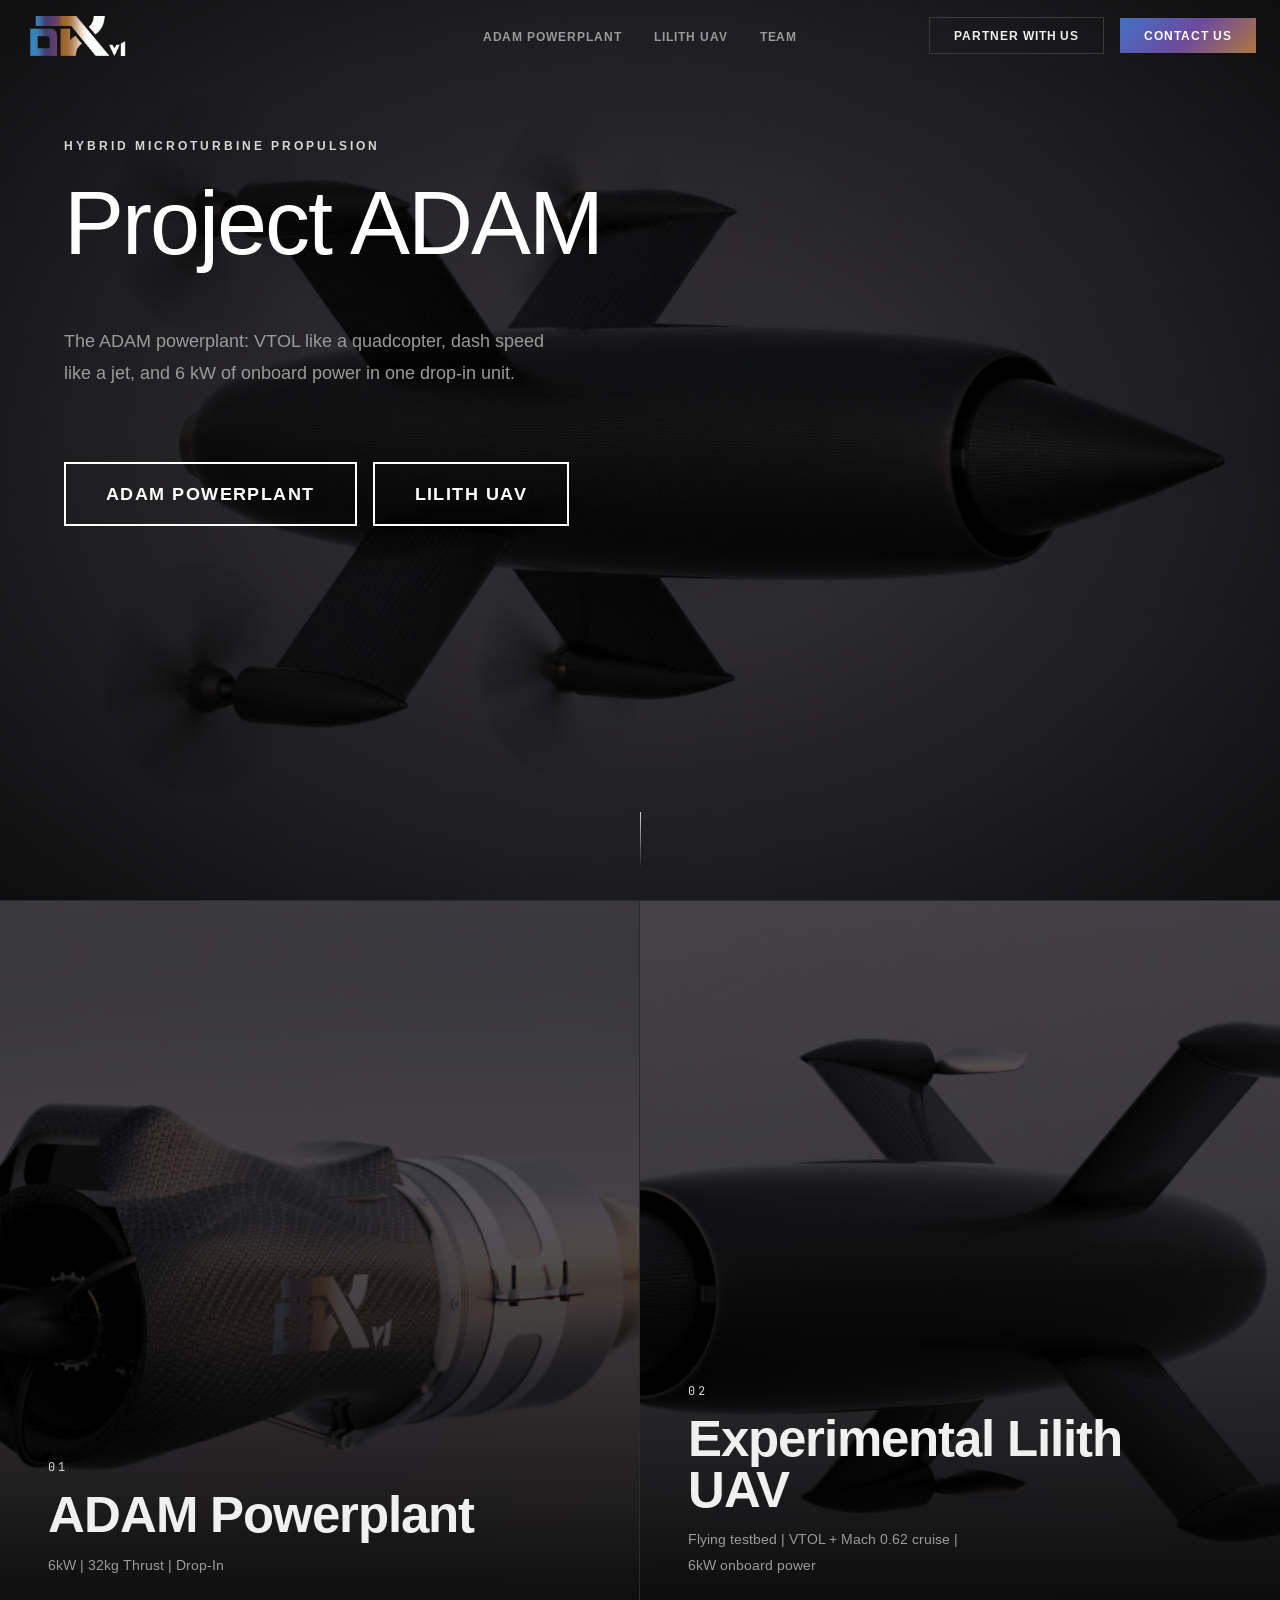
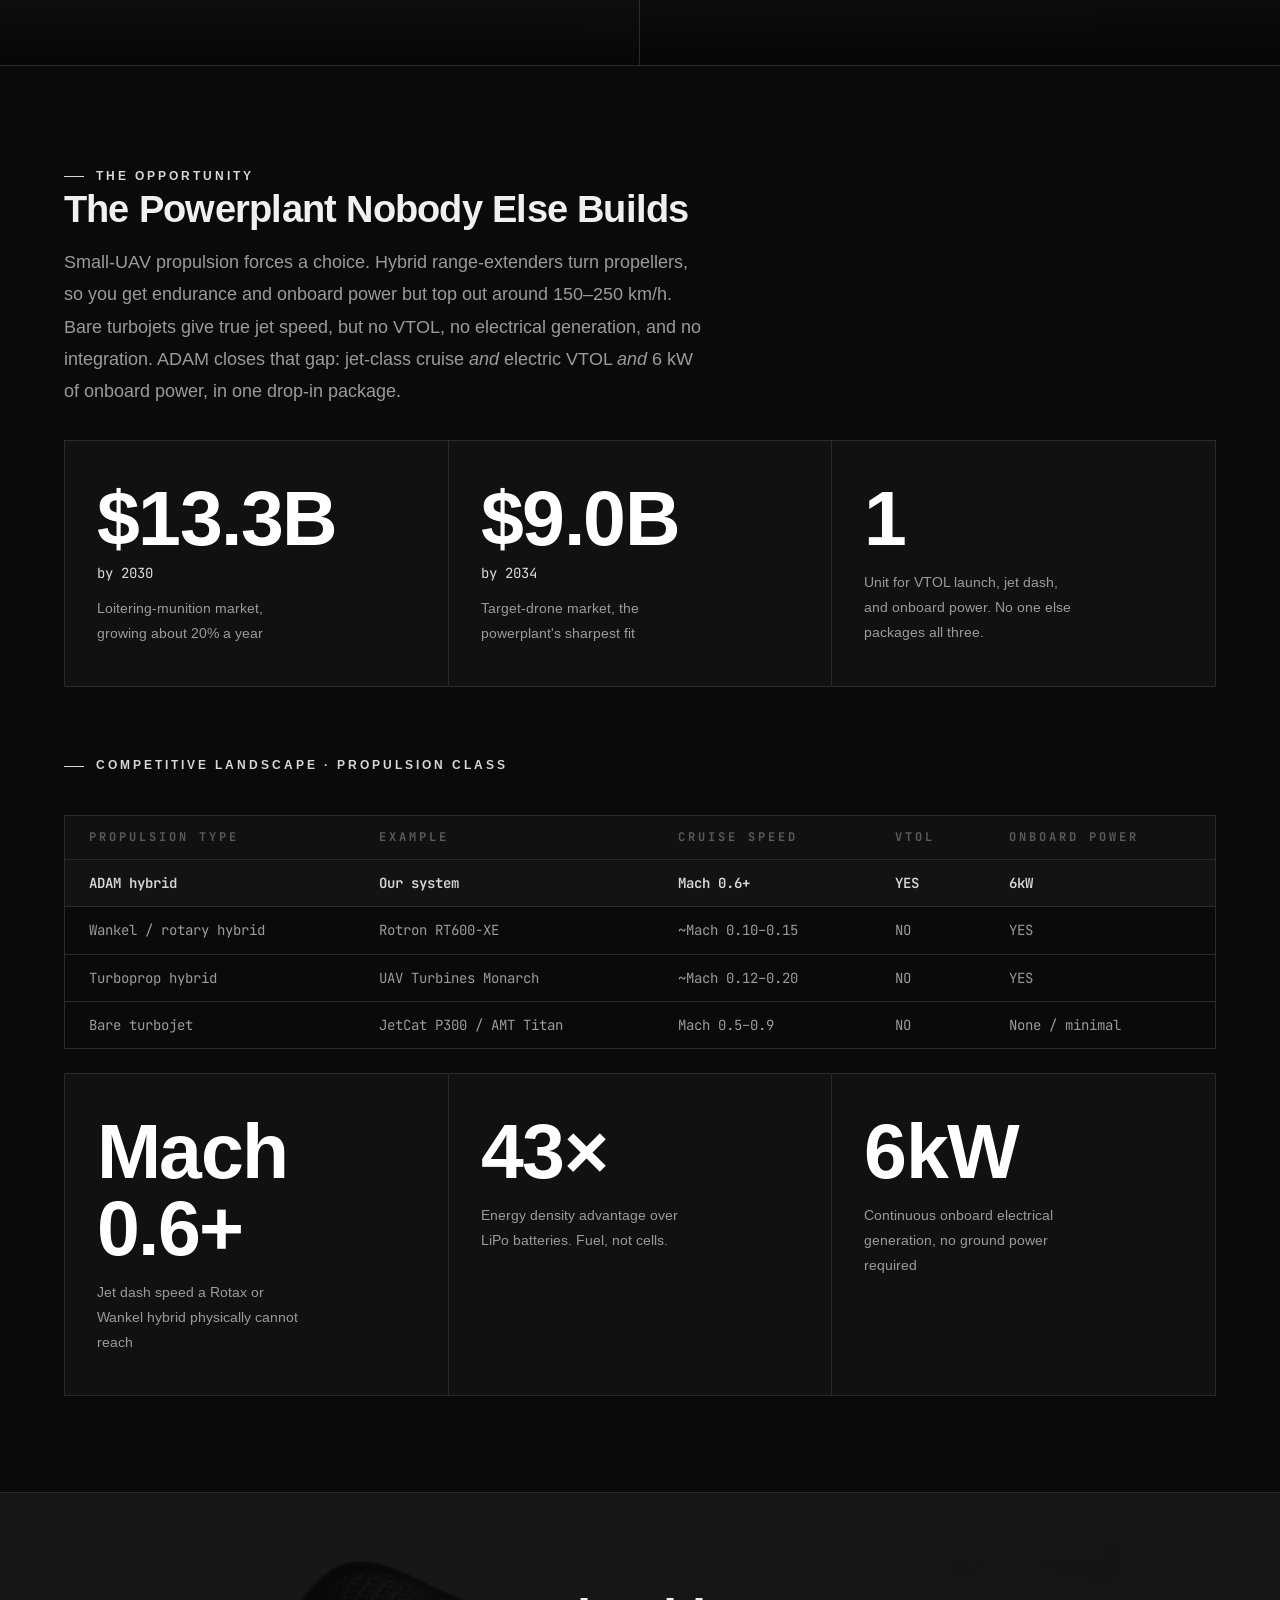
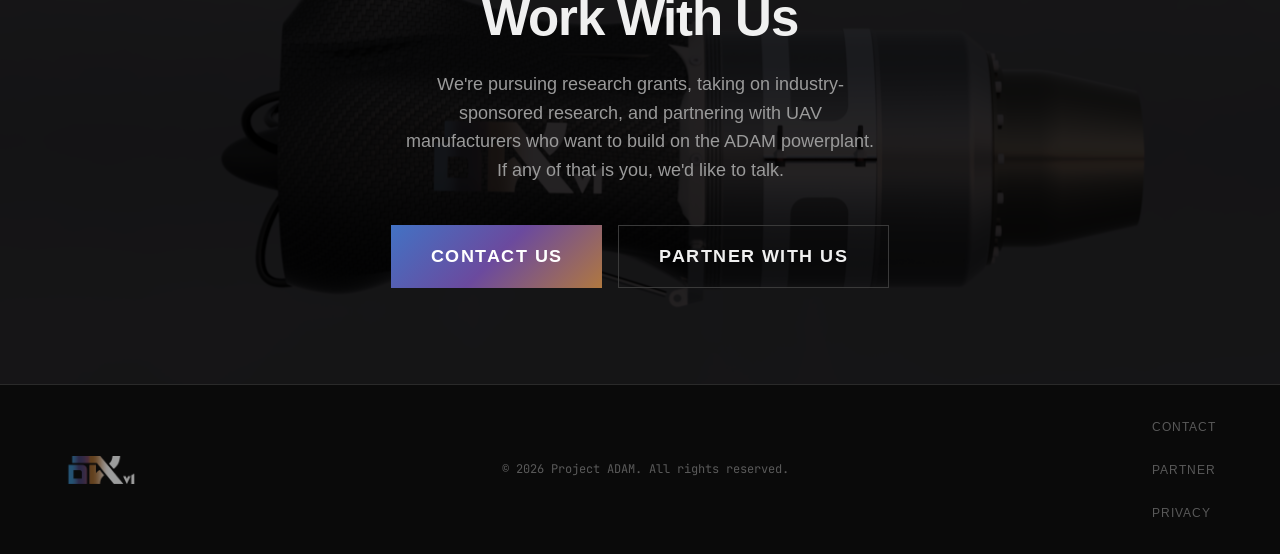
<file: index.html>
<!DOCTYPE html>
<html lang="en">
<head>
  <meta charset="UTF-8" />
  <meta name="viewport" content="width=device-width, initial-scale=1.0" />
  <meta name="description" content="ADAM is a drop-in hybrid microturbine powerplant giving small UAVs VTOL, jet-class cruise speed, and 6 kW of onboard power in one plug-and-play unit." />
  <meta property="og:title"       content="Project ADAM · Hybrid Microturbine Powerplant" />
  <meta property="og:description" content="VTOL like a quadcopter, dash speed like a jet, and 6 kW of onboard power. One drop-in powerplant." />
  <meta property="og:type"        content="website" />
  <meta name="theme-color"        content="#0a0a0a" />

  <title>Project ADAM</title>

  <link rel="icon" type="image/png" sizes="any" href="assets/images/weblogo.png" />
  <link rel="apple-touch-icon" href="assets/images/weblogo.png" />
  <link rel="preconnect" href="https://fonts.googleapis.com" />
  <link rel="preconnect" href="https://fonts.gstatic.com" crossorigin />
  <link href="https://fonts.googleapis.com/css2?family=Arimo:ital,wght@0,400;0,500;0,600;0,700;1,400&family=JetBrains+Mono:wght@400;600&display=swap" rel="stylesheet" />

  <link rel="stylesheet" href="css/variables.css" />
  <link rel="stylesheet" href="css/reset.css" />
  <link rel="stylesheet" href="css/main.css" />
  <link rel="stylesheet" href="css/home.css" />
</head>
<body>

  <!-- ====================================================
       NAVIGATION
       ==================================================== -->
  <nav class="nav" id="nav">
    <div class="container nav__inner">

      <a href="index.html" class="nav__logo" aria-label="Project ADAM home">
        <img src="assets/images/logov4adampng.png" alt="Project ADAM logo" class="nav__logo-img" />
      </a>

      <ul class="nav__links" role="list">
        <li><a href="pages/powerplant.html" class="nav__link">ADAM Powerplant</a></li>
        <li><a href="pages/uav.html"        class="nav__link">Lilith UAV</a></li>
        <li><a href="pages/team.html"       class="nav__link">Team</a></li>
      </ul>

      <div class="nav__actions">
        <a href="pages/partner.html"  class="btn btn--ghost btn--sm">Partner With Us</a>
        <a href="pages/contact.html"  class="btn btn--accent btn--sm">Contact Us</a>
      </div>

      <button class="nav__hamburger" id="navToggle" aria-label="Toggle menu" aria-expanded="false">
        <span></span>
        <span></span>
        <span></span>
      </button>
    </div>

    <div class="nav__mobile" id="navMobile">
      <a href="pages/powerplant.html" class="nav__mobile-link">ADAM Powerplant</a>
      <a href="pages/uav.html"        class="nav__mobile-link">Lilith UAV</a>
      <a href="pages/team.html"       class="nav__mobile-link">Team</a>
      <a href="pages/partner.html"    class="nav__mobile-link">Partner With Us</a>
      <a href="pages/contact.html"    class="nav__mobile-link">Contact Us</a>
    </div>
  </nav>

  <main id="main-content">

    <!-- ====================================================
         HERO — centered
         ==================================================== -->
    <section class="hero" aria-label="Hero">
      <div class="hero__media" aria-hidden="true">
        <!-- Replace with your hero image or video -->
        <img
          class="hero__bg"
          src="assets/images/sideviewspinning.webp"
          alt=""
          fetchpriority="high"
        />
        <!--
        <video class="hero__bg" autoplay muted loop playsinline>
          <source src="assets/video/hero.mp4" type="video/mp4" />
        </video>
        -->
      </div>

      <div class="hero__content">
        <p class="hero__kicker" data-reveal>Hybrid microturbine propulsion</p>
        <h1 class="hero__headline" data-reveal data-reveal-delay="1">Project ADAM</h1>
        <p class="hero__sub" data-reveal data-reveal-delay="2">
          The ADAM powerplant: VTOL like a quadcopter, dash speed like a jet, and 6&nbsp;kW of onboard power in one drop-in unit.
        </p>
        <div class="hero__actions" data-reveal data-reveal-delay="3">
          <a href="pages/powerplant.html"  class="btn btn--hero btn--lg">ADAM Powerplant</a>
          <a href="pages/uav.html"         class="btn btn--hero btn--lg">Lilith UAV</a>
        </div>
      </div>

      <div class="hero__scroll" aria-hidden="true">
        <div class="hero__scroll-line"></div>
      </div>
    </section>

    <!-- ====================================================
         PRODUCTS — two cards
         ==================================================== -->
    <section class="products" id="products" aria-label="Our systems">
      <a href="pages/powerplant.html" class="product-panel" data-reveal>
        <div class="product-panel__media">
          <img
            class="product-panel__img"
            src="assets/images/newadampowerbutton.png"
            alt="ADAM Powerplant"
            loading="lazy"
          />
        </div>
        <div class="product-panel__content">
          <p class="product-panel__label">01</p>
          <h2 class="product-panel__name">ADAM Powerplant</h2>
          <p class="product-panel__desc">
            6kW | 32kg Thrust | Drop-In
          </p>
          <span class="product-panel__cta">
            Learn More <span aria-hidden="true">→</span>
          </span>
        </div>
      </a>

      <a href="pages/uav.html" class="product-panel" data-reveal data-reveal-delay="1">
        <div class="product-panel__media">
          <img
            class="product-panel__img"
            src="assets/images/forlilithtitle.png"
            alt="Lilith UAV"
            loading="lazy"
          />
        </div>
        <div class="product-panel__content">
          <p class="product-panel__label">02</p>
          <h2 class="product-panel__name">Experimental Lilith UAV</h2>
          <p class="product-panel__desc">
            Flying testbed | VTOL + Mach 0.62 cruise | 6kW onboard power
          </p>
          <span class="product-panel__cta">
            Learn More <span aria-hidden="true">→</span>
          </span>
        </div>
      </a>
    </section>

    <!-- ====================================================
         MARKET OPPORTUNITY
         ==================================================== -->
    <section style="border-top: 1px solid var(--color-border); padding: var(--space-24) 0;">
      <div class="container">
        <p class="eyebrow" data-reveal>The Opportunity</p>
        <h2 class="headline-md" data-reveal data-reveal-delay="1">The Powerplant Nobody Else Builds</h2>
        <p class="body-lg" style="max-width: 64ch; margin-top: var(--space-4); color: var(--color-text-secondary);" data-reveal data-reveal-delay="2">
          Small-UAV propulsion forces a choice. Hybrid range-extenders turn propellers, so you get endurance and onboard power but top out around 150–250&nbsp;km/h. Bare turbojets give true jet speed, but no VTOL, no electrical generation, and no integration. ADAM closes that gap: jet-class cruise <em>and</em> electric VTOL <em>and</em> 6&nbsp;kW of onboard power, in one drop-in package.
        </p>

        <div class="market-stats" style="margin-top: var(--space-8);">
          <div class="market-stat" data-reveal data-reveal-delay="1">
            <p class="market-stat__value">$13.3B</p>
            <p class="market-stat__sub">by 2030</p>
            <p class="market-stat__label">Loitering-munition market, growing about 20% a year</p>
          </div>
          <div class="market-stat" data-reveal data-reveal-delay="2">
            <p class="market-stat__value">$9.0B</p>
            <p class="market-stat__sub">by 2034</p>
            <p class="market-stat__label">Target-drone market, the powerplant's sharpest fit</p>
          </div>
          <div class="market-stat" data-reveal data-reveal-delay="3">
            <p class="market-stat__value">1</p>
            <p class="market-stat__label">Unit for VTOL launch, jet dash, and onboard power. No one else packages all three.</p>
          </div>
        </div>

        <p class="eyebrow" style="margin-bottom: var(--space-4);" data-reveal>Competitive Landscape · Propulsion Class</p>
        <div style="overflow-x: auto;">
          <table class="comp-table" data-reveal>
            <thead>
              <tr>
                <th>Propulsion type</th>
                <th>Example</th>
                <th>Cruise speed</th>
                <th>VTOL</th>
                <th>Onboard power</th>
              </tr>
            </thead>
            <tbody>
              <tr class="comp-table__row--adam">
                <td>ADAM hybrid</td>
                <td>Our system</td>
                <td>Mach 0.6+</td>
                <td>YES</td>
                <td>6kW</td>
              </tr>
              <tr>
                <td>Wankel / rotary hybrid</td>
                <td>Rotron RT600-XE</td>
                <td>~Mach 0.10–0.15</td>
                <td>NO</td>
                <td>YES</td>
              </tr>
              <tr>
                <td>Turboprop hybrid</td>
                <td>UAV Turbines Monarch</td>
                <td>~Mach 0.12–0.20</td>
                <td>NO</td>
                <td>YES</td>
              </tr>
              <tr>
                <td>Bare turbojet</td>
                <td>JetCat P300 / AMT Titan</td>
                <td>Mach 0.5–0.9</td>
                <td>NO</td>
                <td>None / minimal</td>
              </tr>
            </tbody>
          </table>
        </div>

        <div class="market-stats" style="margin-top: var(--space-6); margin-bottom: 0;">
          <div class="market-stat" data-reveal data-reveal-delay="1">
            <p class="market-stat__value">Mach 0.6+</p>
            <p class="market-stat__label">Jet dash speed a Rotax or Wankel hybrid physically cannot reach</p>
          </div>
          <div class="market-stat" data-reveal data-reveal-delay="2">
            <p class="market-stat__value">43×</p>
            <p class="market-stat__label">Energy density advantage over LiPo batteries. Fuel, not cells.</p>
          </div>
          <div class="market-stat" data-reveal data-reveal-delay="3">
            <p class="market-stat__value">6kW</p>
            <p class="market-stat__label">Continuous onboard electrical generation, no ground power required</p>
          </div>
        </div>
      </div>
    </section>

    <!-- ====================================================
         CONTACT STRIP
         ==================================================== -->
    <section class="contact-strip" aria-labelledby="contact-strip-heading" style="position:relative; overflow:hidden;">
      <img src="assets/images/new adam sidewaya.png" alt="" aria-hidden="true" style="position:absolute;inset:0;width:100%;height:100%;object-fit:cover;filter:brightness(0.15) saturate(0.4);z-index:0;" />
      <div class="container contact-strip__inner" style="position:relative;z-index:1;">
        <h2 class="contact-strip__heading" id="contact-strip-heading" data-reveal>
          Work With Us
        </h2>
        <p class="contact-strip__sub" data-reveal data-reveal-delay="1">
          We're pursuing research grants, taking on industry-sponsored research, and partnering with UAV manufacturers who want to build on the ADAM powerplant. If any of that is you, we'd like to talk.
        </p>
        <div class="contact-strip__actions" data-reveal data-reveal-delay="2">
          <a href="pages/contact.html" class="btn btn--accent btn--lg">Contact Us</a>
          <a href="pages/partner.html" class="btn btn--ghost btn--lg">Partner With Us</a>
        </div>
      </div>
    </section>

  </main>

  <!-- ====================================================
       FOOTER
       ==================================================== -->
  <footer class="footer">
    <div class="container footer__inner">
      <img src="assets/images/logov4adampng.png" alt="Project ADAM" class="footer__logo" />
      <p class="footer__copy">© <span id="year"></span> Project ADAM. All rights reserved.</p>
      <nav class="footer__links" aria-label="Footer links">
        <a href="pages/contact.html">Contact</a>
        <a href="pages/partner.html">Partner</a>
        <a href="#">Privacy</a>
      </nav>
    </div>
  </footer>

  <script src="js/main.js" defer></script>
</body>
</html>
</file>
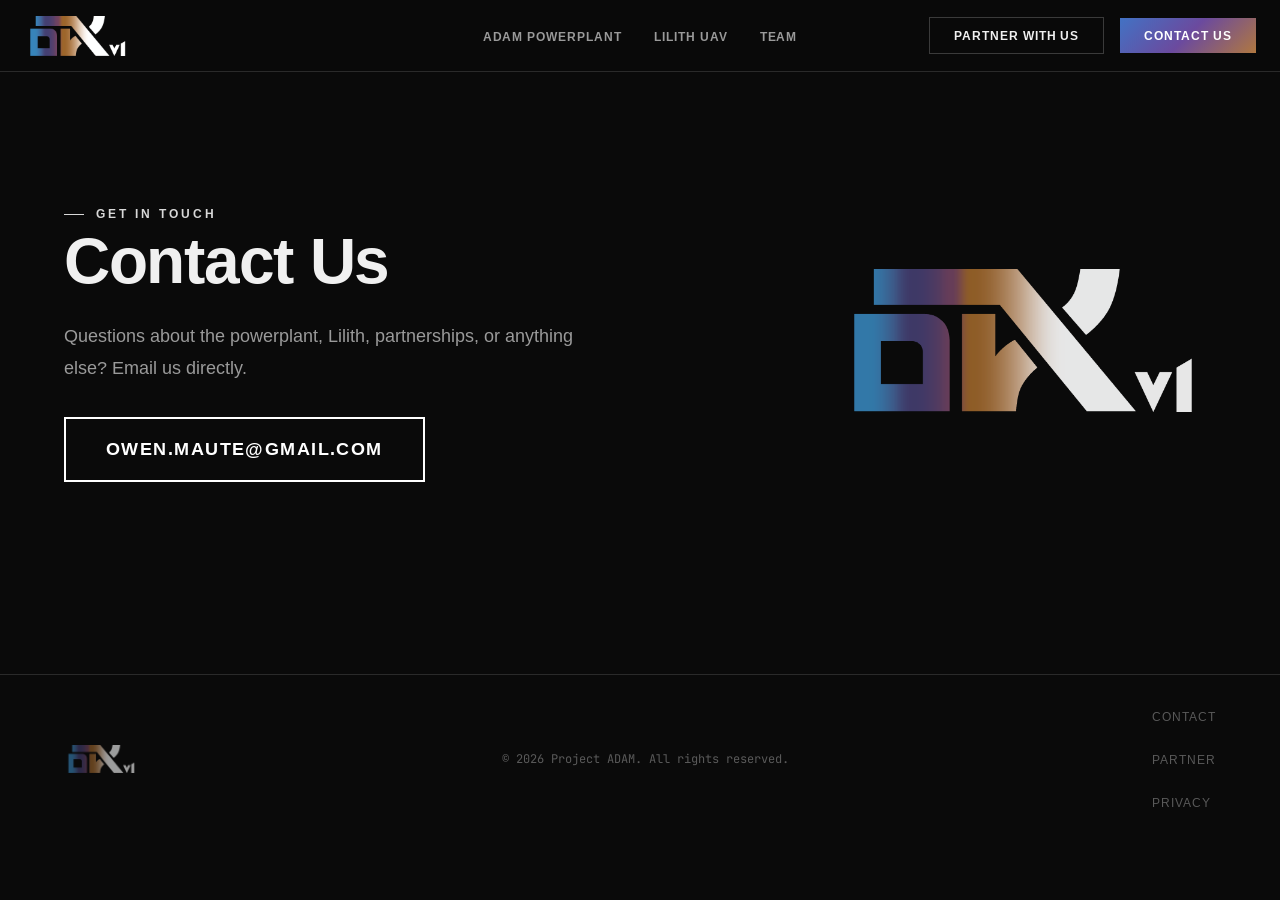
<file: pages/contact.html>
<!DOCTYPE html>
<html lang="en">
<head>
  <meta charset="UTF-8" />
  <meta name="viewport" content="width=device-width, initial-scale=1.0" />
  <meta name="description" content="Get in touch with Project ADAM about the ADAM powerplant, partnerships, funding, or the Lilith testbed." />
  <title>Contact Us — Project ADAM</title>

  <link rel="icon" type="image/png" sizes="any" href="../assets/images/weblogo.png" />
  <link rel="apple-touch-icon" href="../assets/images/weblogo.png" />
  <link rel="preconnect" href="https://fonts.googleapis.com" />
  <link rel="preconnect" href="https://fonts.gstatic.com" crossorigin />
  <link href="https://fonts.googleapis.com/css2?family=Arimo:ital,wght@0,400;0,500;0,600;0,700;1,400&family=JetBrains+Mono:wght@400;600&display=swap" rel="stylesheet" />

  <link rel="stylesheet" href="../css/variables.css" />
  <link rel="stylesheet" href="../css/reset.css" />
  <link rel="stylesheet" href="../css/main.css" />
  <link rel="stylesheet" href="../css/home.css" />
  <link rel="stylesheet" href="../css/pages.css" />
</head>
<body>

  <nav class="nav scrolled" id="nav">
    <div class="container nav__inner">
      <a href="../index.html" class="nav__logo">
        <img src="../assets/images/logov4adampng.png" alt="Project ADAM" class="nav__logo-img" />
      </a>
      <ul class="nav__links" role="list">
        <li><a href="powerplant.html" class="nav__link">ADAM Powerplant</a></li>
        <li><a href="uav.html"        class="nav__link">Lilith UAV</a></li>
        <li><a href="team.html"       class="nav__link">Team</a></li>
      </ul>
      <div class="nav__actions">
        <a href="partner.html"  class="btn btn--ghost btn--sm">Partner With Us</a>
        <a href="contact.html"  class="btn btn--accent btn--sm active">Contact Us</a>
      </div>
      <button class="nav__hamburger" id="navToggle" aria-label="Toggle menu" aria-expanded="false">
        <span></span><span></span><span></span>
      </button>
    </div>
    <div class="nav__mobile" id="navMobile">
      <a href="powerplant.html" class="nav__mobile-link">ADAM Powerplant</a>
      <a href="uav.html"        class="nav__mobile-link">Lilith UAV</a>
      <a href="team.html"       class="nav__mobile-link">Team</a>
      <a href="partner.html"    class="nav__mobile-link">Partner With Us</a>
      <a href="contact.html"    class="nav__mobile-link">Contact Us</a>
    </div>
  </nav>

  <main id="main-content">

    <section class="section" style="padding-top: calc(var(--nav-height) + var(--space-16));">
      <div class="container">
        <div style="padding: var(--space-16) 0; display: flex; align-items: center; justify-content: space-between; gap: var(--space-12);">
          <div>
            <p class="eyebrow" data-reveal>Get In Touch</p>
            <h1 class="headline-lg" data-reveal data-reveal-delay="1">Contact Us</h1>
            <p class="body-lg" style="margin-top: var(--space-6); max-width: 52ch;" data-reveal data-reveal-delay="2">
              Questions about the powerplant, Lilith, partnerships, or anything else? Email us directly.
            </p>
            <a href="mailto:owen.maute@gmail.com" class="btn btn--hero btn--lg" style="margin-top: var(--space-8); display: inline-flex;" data-reveal data-reveal-delay="3">
              owen.maute@gmail.com
            </a>
          </div>
          <img src="../assets/images/logov4adampng.png" alt="Project ADAM" style="width: clamp(200px, 30vw, 420px); opacity: 0.9; flex-shrink: 0;" data-reveal data-reveal-delay="2" />
        </div>
      </div>
    </section>

  </main>

  <footer class="footer">
    <div class="container footer__inner">
      <img src="../assets/images/logov4adampng.png" alt="Project ADAM" class="footer__logo" />
      <p class="footer__copy">© <span id="year"></span> Project ADAM. All rights reserved.</p>
      <nav class="footer__links">
        <a href="contact.html">Contact</a>
        <a href="partner.html">Partner</a>
        <a href="#">Privacy</a>
      </nav>
    </div>
  </footer>

  <script src="../js/main.js" defer></script>
</body>
</html>
</file>
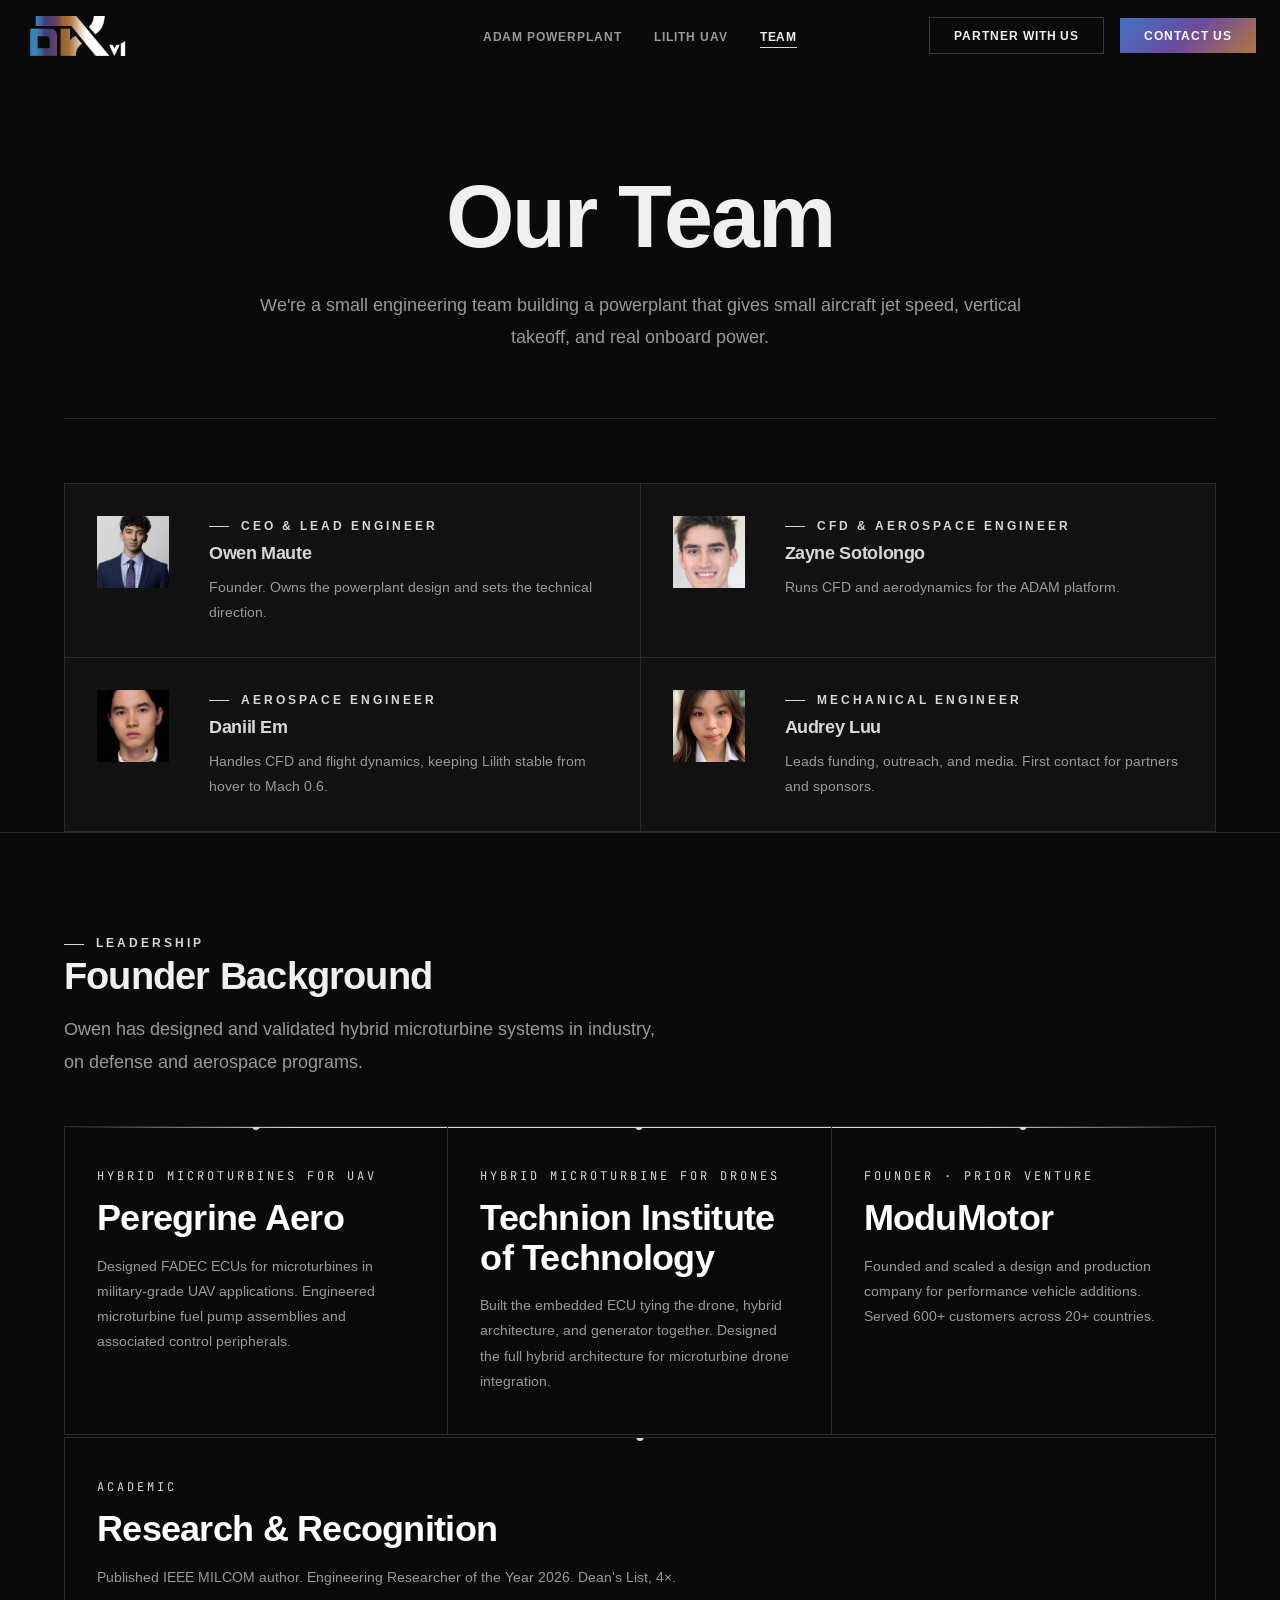
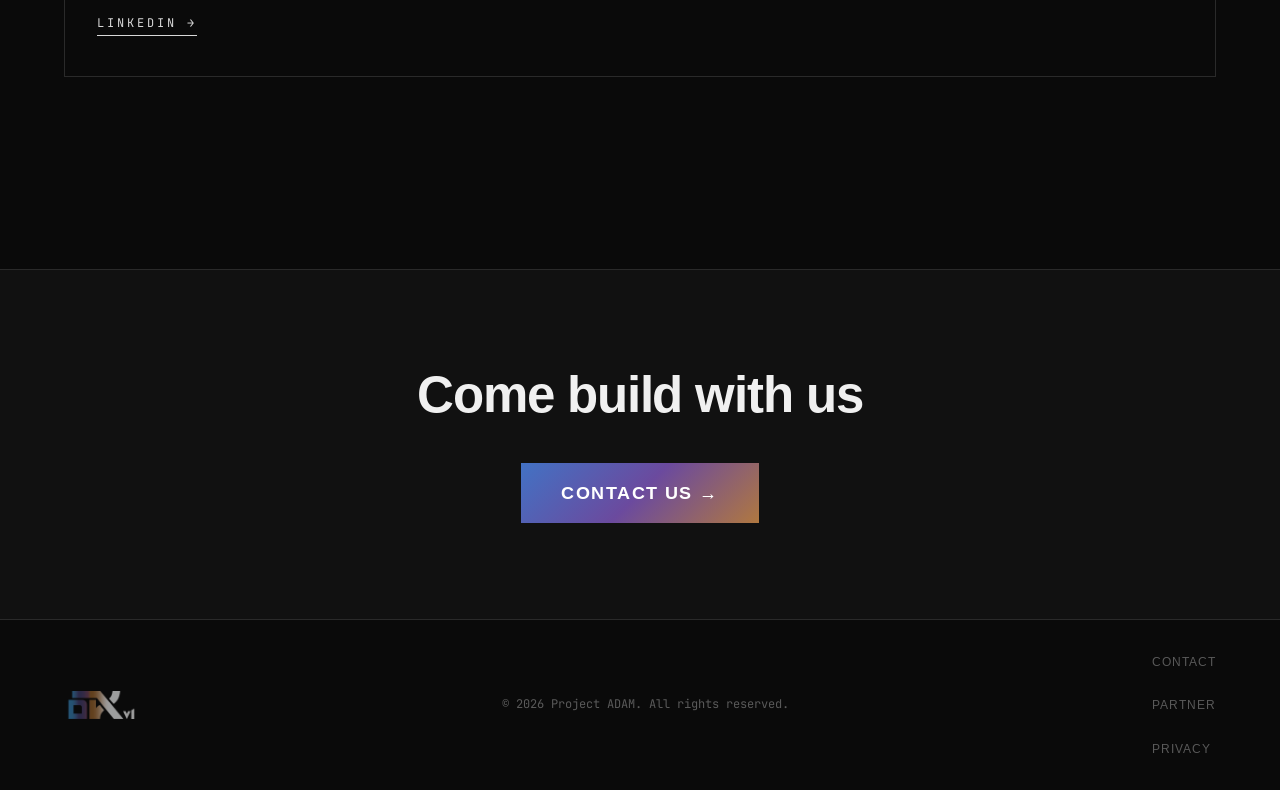
<file: pages/team.html>
<!DOCTYPE html>
<html lang="en">
<head>
  <meta charset="UTF-8" />
  <meta name="viewport" content="width=device-width, initial-scale=1.0" />
  <meta name="description" content="The team building Project ADAM, the drop-in hybrid microturbine powerplant." />
  <title>Team · Project ADAM</title>

  <link rel="icon" type="image/png" sizes="any" href="../assets/images/weblogo.png" />
  <link rel="apple-touch-icon" href="../assets/images/weblogo.png" />
  <link rel="preconnect" href="https://fonts.googleapis.com" />
  <link rel="preconnect" href="https://fonts.gstatic.com" crossorigin />
  <link href="https://fonts.googleapis.com/css2?family=Arimo:ital,wght@0,400;0,500;0,600;0,700;1,400&family=JetBrains+Mono:wght@400;600&display=swap" rel="stylesheet" />

  <link rel="stylesheet" href="../css/variables.css" />
  <link rel="stylesheet" href="../css/reset.css" />
  <link rel="stylesheet" href="../css/main.css" />
  <link rel="stylesheet" href="../css/home.css" />
  <link rel="stylesheet" href="../css/product-page.css" />
</head>
<body>

  <nav class="nav scrolled" id="nav">
    <div class="container nav__inner">
      <a href="../index.html" class="nav__logo">
        <img src="../assets/images/logov4adampng.png" alt="Project ADAM" class="nav__logo-img" />
      </a>
      <ul class="nav__links" role="list">
        <li><a href="powerplant.html" class="nav__link">ADAM Powerplant</a></li>
        <li><a href="uav.html"        class="nav__link">Lilith UAV</a></li>
        <li><a href="team.html"       class="nav__link active">Team</a></li>
      </ul>
      <div class="nav__actions">
        <a href="partner.html"  class="btn btn--ghost btn--sm">Partner With Us</a>
        <a href="contact.html"  class="btn btn--accent btn--sm">Contact Us</a>
      </div>
      <button class="nav__hamburger" id="navToggle" aria-label="Toggle menu" aria-expanded="false">
        <span></span><span></span><span></span>
      </button>
    </div>
    <div class="nav__mobile" id="navMobile">
      <a href="powerplant.html" class="nav__mobile-link">ADAM Powerplant</a>
      <a href="uav.html"        class="nav__mobile-link">Lilith UAV</a>
      <a href="team.html"       class="nav__mobile-link">Team</a>
      <a href="partner.html"    class="nav__mobile-link">Partner With Us</a>
      <a href="contact.html"    class="nav__mobile-link">Contact Us</a>
    </div>
  </nav>

  <main id="main-content">

    <div class="container">
      <div class="partner-hero">
       
        <h1 class="headline-xl" data-reveal data-reveal-delay="1">Our Team</h1>
        <p class="body-lg" style="max-width:80ch; margin: 1.5rem auto 0;" data-reveal data-reveal-delay="2">
          We're a small engineering team building a powerplant that gives small aircraft jet speed, vertical takeoff, and real onboard power.
        </p>
      </div>

      <div class="team-grid">
        <div class="team-tile" data-reveal>
          <div class="team-tile__photo">
            <img src="../assets/images/owen.png" alt="Owen Maute" />
          </div>
          <div class="team-tile__info">
            <p class="eyebrow">CEO & Lead Engineer</p>
            <h2 class="team-tile__name">Owen Maute</h2>
            <p class="team-tile__bio">Founder. Owns the powerplant design and sets the technical direction.</p>
          </div>
        </div>
        <div class="team-tile" data-reveal data-reveal-delay="1">
          <div class="team-tile__photo">
            <img src="../assets/images/zayne.png" alt="Zayne Sotolongo" />
          </div>
          <div class="team-tile__info">
            <p class="eyebrow">CFD & Aerospace Engineer</p>
            <h2 class="team-tile__name">Zayne Sotolongo</h2>
            <p class="team-tile__bio">Runs CFD and aerodynamics for the ADAM platform.</p>
          </div>
        </div>
        <div class="team-tile" data-reveal data-reveal-delay="2">
          <div class="team-tile__photo">
            <img src="../assets/images/daniil.png" alt="Daniil Em" />
          </div>
          <div class="team-tile__info">
            <p class="eyebrow">Aerospace Engineer</p>
            <h2 class="team-tile__name">Daniil Em</h2>
            <p class="team-tile__bio">Handles CFD and flight dynamics, keeping Lilith stable from hover to Mach 0.6.</p>
          </div>
        </div>
        <div class="team-tile" data-reveal data-reveal-delay="3">
          <div class="team-tile__photo">
            <img src="../assets/images/audrey.png" alt="Audrey Luu" />
          </div>
          <div class="team-tile__info">
            <p class="eyebrow">Mechanical Engineer</p>
            <h2 class="team-tile__name">Audrey Luu</h2>
            <p class="team-tile__bio">Leads funding, outreach, and media. First contact for partners and sponsors.</p>
          </div>
        </div>
      </div>
    </div>

    <!-- LEADERSHIP -->
    <section style="border-top: 1px solid var(--color-border); padding: var(--space-24) 0;">
      <div class="container">
        <p class="eyebrow" data-reveal>Leadership</p>
        <h2 class="headline-md" data-reveal data-reveal-delay="1">Founder Background</h2>
        <p class="body-lg" style="margin-top: var(--space-4); max-width: 60ch;" data-reveal data-reveal-delay="2">
          Owen has designed and validated hybrid microturbine systems in industry, on defense and aerospace programs.
        </p>

        <div class="flight-modes" style="margin-top: var(--space-12);">
          <div class="flight-mode" data-reveal data-reveal-delay="1">
            <p class="flight-mode__tag">Hybrid Microturbines for UAV</p>
            <h3 class="flight-mode__title">Peregrine Aero</h3>
            <p class="flight-mode__body">Designed FADEC ECUs for microturbines in military-grade UAV applications. Engineered microturbine fuel pump assemblies and associated control peripherals.</p>
          </div>
          <div class="flight-mode" data-reveal data-reveal-delay="2">
            <p class="flight-mode__tag">Hybrid Microturbine for Drones</p>
            <h3 class="flight-mode__title">Technion Institute of Technology</h3>
            <p class="flight-mode__body">Built the embedded ECU tying the drone, hybrid architecture, and generator together. Designed the full hybrid architecture for microturbine drone integration.</p>
          </div>
          <div class="flight-mode" data-reveal data-reveal-delay="3">
            <p class="flight-mode__tag">Founder · Prior Venture</p>
            <h3 class="flight-mode__title">ModuMotor</h3>
            <p class="flight-mode__body">Founded and scaled a design and production company for performance vehicle additions. Served 600+ customers across 20+ countries.</p>
          </div>
        </div>

        <div class="flight-mode" style="border: 1px solid var(--color-border); margin-top: 2px;" data-reveal>
          <p class="flight-mode__tag">Academic</p>
          <h3 class="flight-mode__title">Research &amp; Recognition</h3>
          <p class="flight-mode__body">Published IEEE MILCOM author. Engineering Researcher of the Year 2026. Dean's List, 4×.</p>
          <a href="https://www.linkedin.com/in/owen-maute-27433832b" target="_blank" rel="noopener" style="display: inline-flex; align-items: center; gap: var(--space-2); margin-top: var(--space-6); font-family: var(--font-mono); font-size: var(--size-xs); letter-spacing: var(--tracking-widest); text-transform: uppercase; color: var(--color-accent); border-bottom: 1px solid currentColor; padding-bottom: 2px;">LinkedIn →</a>
        </div>
      </div>
    </section>

    <section class="contact-strip" style="margin-top: var(--space-24);">
      <div class="container contact-strip__inner">
        <h2 class="contact-strip__heading" data-reveal>Come build with us</h2>
        <div class="contact-strip__actions" data-reveal data-reveal-delay="1">
          <a href="contact.html" class="btn btn--accent btn--lg">Contact Us →</a>
        </div>
      </div>
    </section>

  </main>

  <footer class="footer">
    <div class="container footer__inner">
      <img src="../assets/images/logov4adampng.png" alt="Project ADAM" class="footer__logo" />
      <p class="footer__copy">© <span id="year"></span> Project ADAM. All rights reserved.</p>
      <nav class="footer__links">
        <a href="contact.html">Contact</a>
        <a href="partner.html">Partner</a>
        <a href="#">Privacy</a>
      </nav>
    </div>
  </footer>

  <script src="../js/main.js" defer></script>
</body>
</html>
</file>
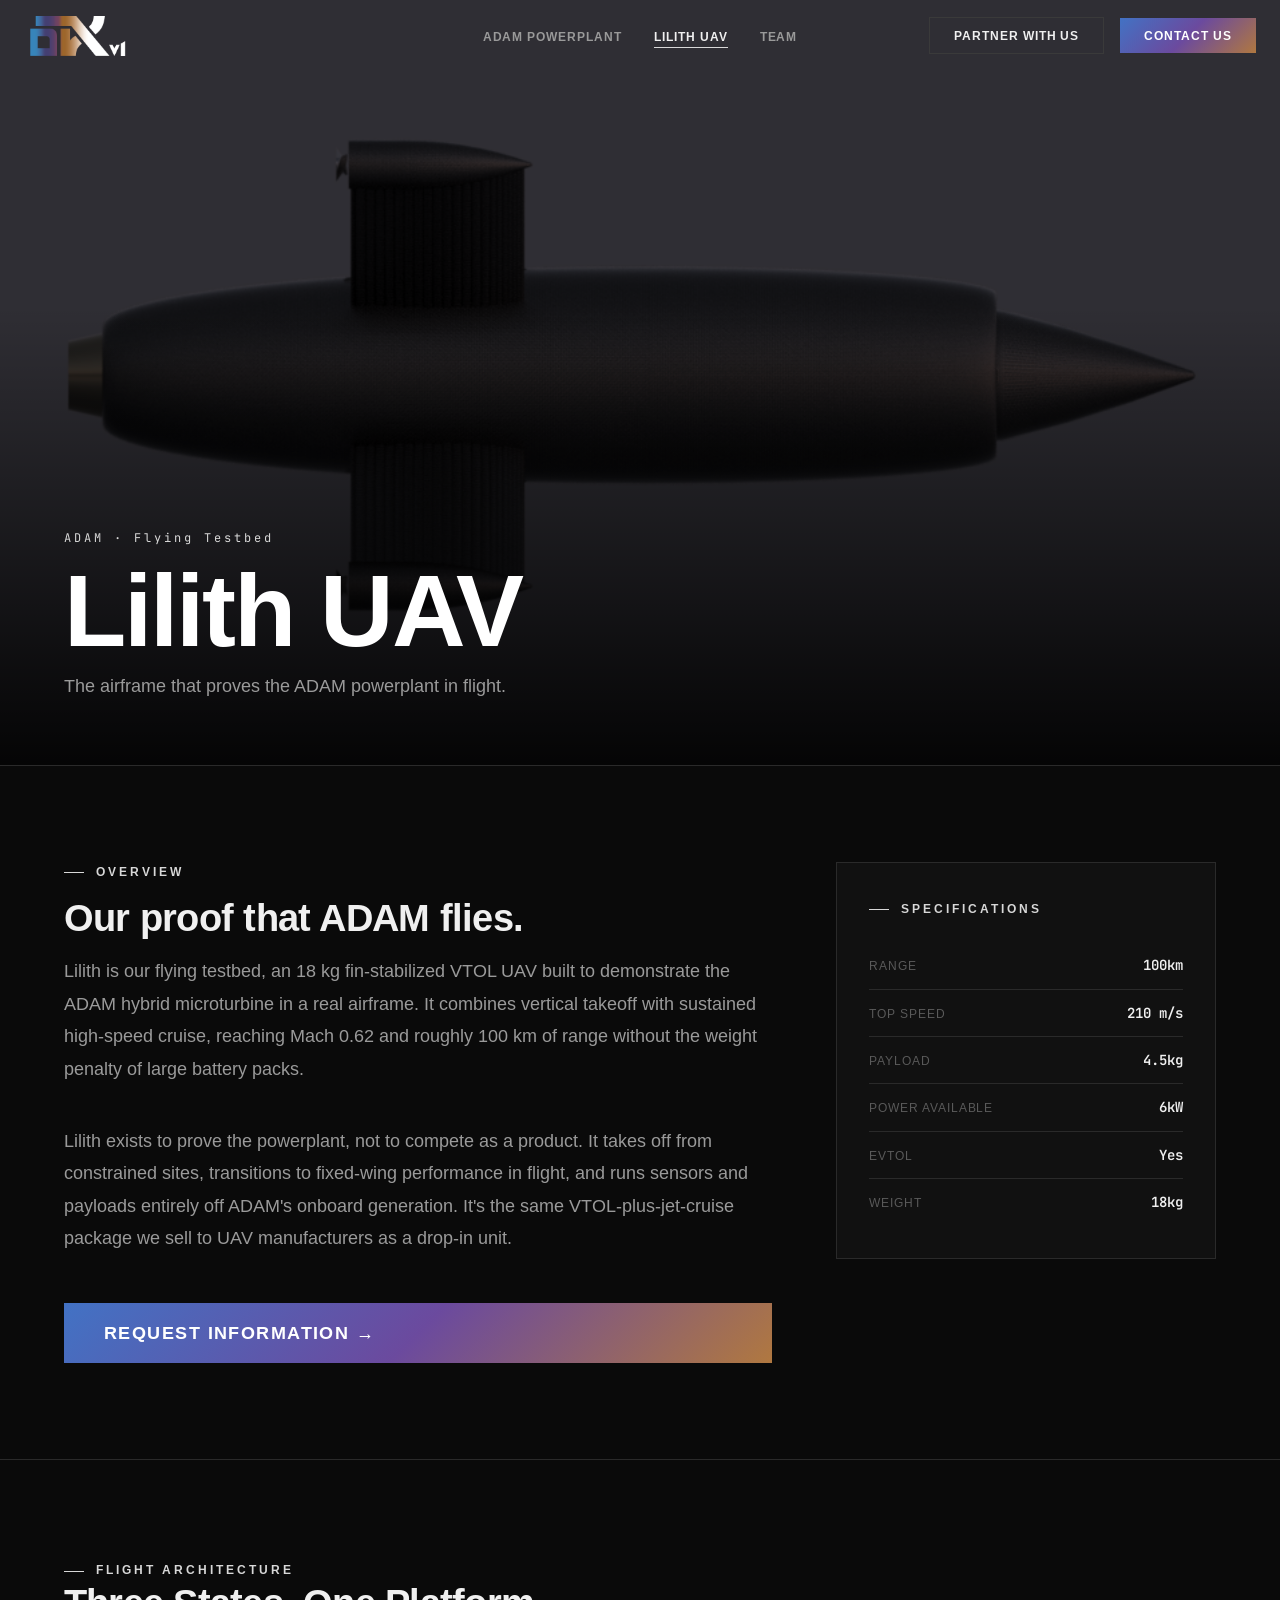
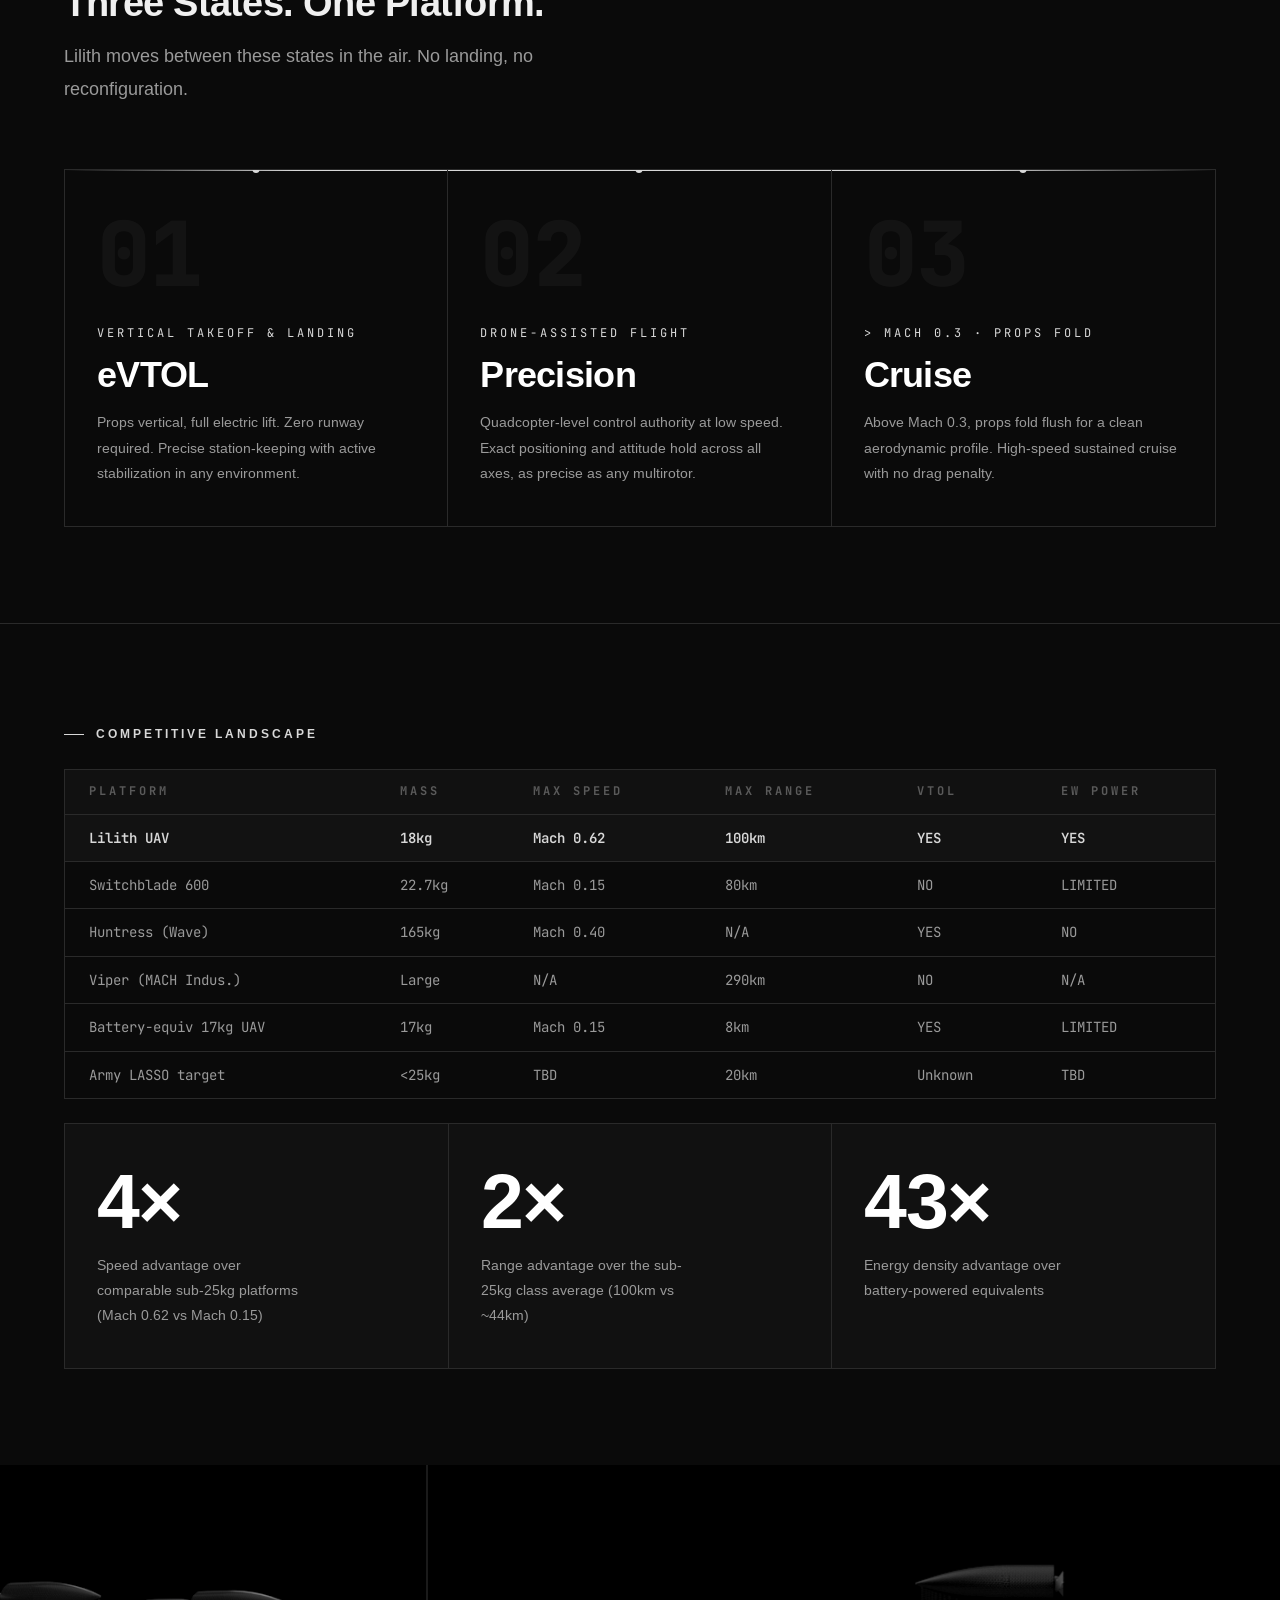
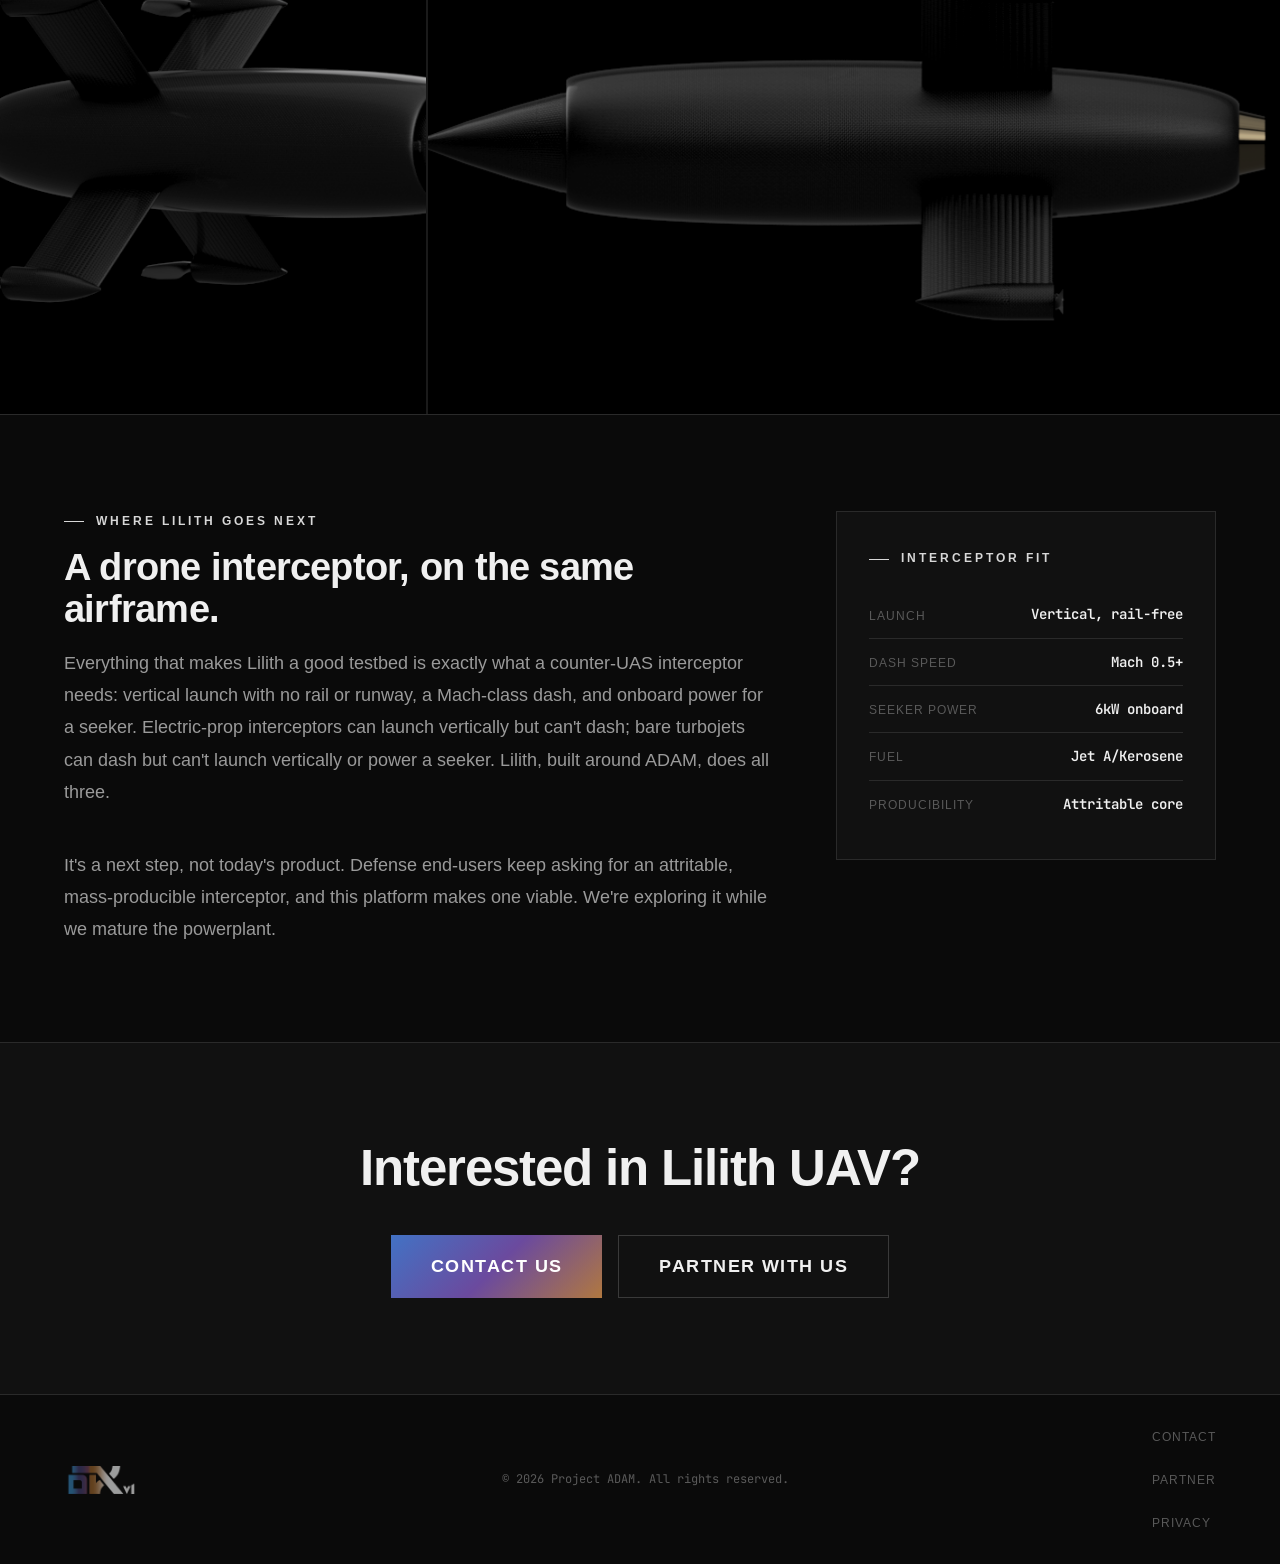
<file: pages/uav.html>
<!DOCTYPE html>
<html lang="en">
<head>
  <meta charset="UTF-8" />
  <meta name="viewport" content="width=device-width, initial-scale=1.0" />
  <meta name="description" content="Lilith is Project ADAM's flying testbed, an 18 kg VTOL UAV that proves the ADAM hybrid microturbine powerplant in flight." />
  <title>Lilith UAV · Project ADAM</title>

  <link rel="icon" type="image/png" sizes="any" href="../assets/images/weblogo.png" />
  <link rel="apple-touch-icon" href="../assets/images/weblogo.png" />
  <link rel="preconnect" href="https://fonts.googleapis.com" />
  <link rel="preconnect" href="https://fonts.gstatic.com" crossorigin />
  <link href="https://fonts.googleapis.com/css2?family=Arimo:ital,wght@0,400;0,500;0,600;0,700;1,400&family=JetBrains+Mono:wght@400;600&display=swap" rel="stylesheet" />

  <link rel="stylesheet" href="../css/variables.css" />
  <link rel="stylesheet" href="../css/reset.css" />
  <link rel="stylesheet" href="../css/main.css" />
  <link rel="stylesheet" href="../css/home.css" />
  <link rel="stylesheet" href="../css/product-page.css" />
</head>
<body>

  <nav class="nav scrolled" id="nav">
    <div class="container nav__inner">
      <a href="../index.html" class="nav__logo">
        <img src="../assets/images/logov4adampng.png" alt="Project ADAM" class="nav__logo-img" />
      </a>
      <ul class="nav__links" role="list">
        <li><a href="powerplant.html" class="nav__link">ADAM Powerplant</a></li>
        <li><a href="uav.html"        class="nav__link active">Lilith UAV</a></li>
        <li><a href="team.html"       class="nav__link">Team</a></li>
      </ul>
      <div class="nav__actions">
        <a href="partner.html"  class="btn btn--ghost btn--sm">Partner With Us</a>
        <a href="contact.html"  class="btn btn--accent btn--sm">Contact Us</a>
      </div>
      <button class="nav__hamburger" id="navToggle" aria-label="Toggle menu" aria-expanded="false">
        <span></span><span></span><span></span>
      </button>
    </div>
    <div class="nav__mobile" id="navMobile">
      <a href="powerplant.html" class="nav__mobile-link">ADAM Powerplant</a>
      <a href="uav.html"        class="nav__mobile-link">Lilith UAV</a>
      <a href="team.html"       class="nav__mobile-link">Team</a>
      <a href="partner.html"    class="nav__mobile-link">Partner With Us</a>
      <a href="contact.html"    class="nav__mobile-link">Contact Us</a>
    </div>
  </nav>

  <main id="main-content">

    <!-- HERO -->
    <header class="product-hero" aria-label="Lilith UAV">
      <div class="product-hero__media">
        <img
          class="product-hero__bg"
          src="../assets/images/actuasidepurple.png"
          alt=""
          fetchpriority="high"
        />
      </div>
      <div class="product-hero__content">
        <p class="product-hero__label mono" data-reveal>ADAM · Flying Testbed</p>
        <h1 class="product-hero__name" data-reveal data-reveal-delay="1">Lilith UAV</h1>
        <p class="product-hero__tagline" data-reveal data-reveal-delay="2">
          The airframe that proves the ADAM powerplant in flight.
        </p>
      </div>
    </header>

    <!-- OVERVIEW -->
    <section class="product-section" id="overview">
      <div class="container product-overview">
        <div class="product-overview__text">
          <p class="eyebrow" data-reveal>Overview</p>
          <h2 class="headline-md" data-reveal data-reveal-delay="1">
            Our proof that ADAM flies.
          </h2>
          <p class="body-lg" data-reveal data-reveal-delay="2">
            Lilith is our flying testbed, an 18&nbsp;kg fin-stabilized VTOL UAV built to demonstrate the ADAM hybrid microturbine in a real airframe. It combines vertical takeoff with sustained high-speed cruise, reaching Mach 0.62 and roughly 100&nbsp;km of range without the weight penalty of large battery packs.
          </p>
          <p class="body-lg" style="margin-top:1.5rem;" data-reveal data-reveal-delay="3">
            Lilith exists to prove the powerplant, not to compete as a product. It takes off from constrained sites, transitions to fixed-wing performance in flight, and runs sensors and payloads entirely off ADAM's onboard generation. It's the same VTOL-plus-jet-cruise package we sell to UAV manufacturers as a drop-in unit.
          </p>
          <a href="contact.html" class="btn btn--accent btn--lg" style="margin-top:2rem;" data-reveal data-reveal-delay="4">
            Request Information →
          </a>
        </div>
        <div class="product-overview__specs" data-reveal data-reveal-delay="2">
          <p class="eyebrow" style="margin-bottom:1.5rem;">Specifications</p>
          <div class="spec-row">
            <span class="spec-row__label">Range</span>
            <span class="spec-row__value">100km</span>
          </div>
          <div class="spec-row">
            <span class="spec-row__label">Top speed</span>
            <span class="spec-row__value">210 m/s</span>
          </div>
          <div class="spec-row">
            <span class="spec-row__label">Payload</span>
            <span class="spec-row__value">4.5kg</span>
          </div>
          <div class="spec-row">
            <span class="spec-row__label">Power available</span>
            <span class="spec-row__value">6kW</span>
          </div>
          <div class="spec-row">
            <span class="spec-row__label">eVTOL</span>
            <span class="spec-row__value">Yes</span>
          </div>
          <div class="spec-row">
            <span class="spec-row__label">Weight</span>
            <span class="spec-row__value">18kg</span>
          </div>
        </div>
      </div>
    </section>

    <!-- FLIGHT MODES -->
    <section class="product-section" id="flight-modes">
      <div class="container">
        <p class="eyebrow" data-reveal>Flight Architecture</p>
        <h2 class="headline-md" data-reveal data-reveal-delay="1">Three States. One Platform.</h2>
        <p class="body-lg" style="margin-top: var(--space-4); max-width: 56ch; color: var(--color-text-secondary);" data-reveal data-reveal-delay="2">
          Lilith moves between these states in the air. No landing, no reconfiguration.
        </p>

        <div class="flight-modes">
          <div class="flight-mode" data-reveal data-reveal-delay="1">
            <span class="flight-mode__num">01</span>
            <p class="flight-mode__tag">Vertical Takeoff &amp; Landing</p>
            <h3 class="flight-mode__title">eVTOL</h3>
            <p class="flight-mode__body">Props vertical, full electric lift. Zero runway required. Precise station-keeping with active stabilization in any environment.</p>
          </div>
          <div class="flight-mode" data-reveal data-reveal-delay="2">
            <span class="flight-mode__num">02</span>
            <p class="flight-mode__tag">Drone-Assisted Flight</p>
            <h3 class="flight-mode__title">Precision</h3>
            <p class="flight-mode__body">Quadcopter-level control authority at low speed. Exact positioning and attitude hold across all axes, as precise as any multirotor.</p>
          </div>
          <div class="flight-mode" data-reveal data-reveal-delay="3">
            <span class="flight-mode__num">03</span>
            <p class="flight-mode__tag">&gt; Mach 0.3 · Props Fold</p>
            <h3 class="flight-mode__title">Cruise</h3>
            <p class="flight-mode__body">Above Mach 0.3, props fold flush for a clean aerodynamic profile. High-speed sustained cruise with no drag penalty.</p>
          </div>
        </div>
      </div>
    </section>

    <!-- MARKET / COMPETITORS -->
    <section class="product-section">
      <div class="container">
        <p class="eyebrow" data-reveal>Competitive Landscape</p>
        <div style="overflow-x: auto;">
          <table class="comp-table" data-reveal>
            <thead>
              <tr>
                <th>Platform</th>
                <th>Mass</th>
                <th>Max Speed</th>
                <th>Max Range</th>
                <th>VTOL</th>
                <th>EW Power</th>
              </tr>
            </thead>
            <tbody>
              <tr class="comp-table__row--adam">
                <td>Lilith UAV</td>
                <td>18kg</td>
                <td>Mach 0.62</td>
                <td>100km</td>
                <td>YES</td>
                <td>YES</td>
              </tr>
              <tr>
                <td>Switchblade 600</td>
                <td>22.7kg</td>
                <td>Mach 0.15</td>
                <td>80km</td>
                <td>NO</td>
                <td>LIMITED</td>
              </tr>
              <tr>
                <td>Huntress (Wave)</td>
                <td>165kg</td>
                <td>Mach 0.40</td>
                <td>N/A</td>
                <td>YES</td>
                <td>NO</td>
              </tr>
              <tr>
                <td>Viper (MACH Indus.)</td>
                <td>Large</td>
                <td>N/A</td>
                <td>290km</td>
                <td>NO</td>
                <td>N/A</td>
              </tr>
              <tr>
                <td>Battery-equiv 17kg UAV</td>
                <td>17kg</td>
                <td>Mach 0.15</td>
                <td>8km</td>
                <td>YES</td>
                <td>LIMITED</td>
              </tr>
              <tr>
                <td>Army LASSO target</td>
                <td>&lt;25kg</td>
                <td>TBD</td>
                <td>20km</td>
                <td>Unknown</td>
                <td>TBD</td>
              </tr>
            </tbody>
          </table>
        </div>

        <div class="market-stats" style="margin-top: var(--space-6); margin-bottom: 0;">
          <div class="market-stat" data-reveal data-reveal-delay="1">
            <p class="market-stat__value">4×</p>
            <p class="market-stat__label">Speed advantage over comparable sub-25kg platforms (Mach 0.62 vs Mach 0.15)</p>
          </div>
          <div class="market-stat" data-reveal data-reveal-delay="2">
            <p class="market-stat__value">2×</p>
            <p class="market-stat__label">Range advantage over the sub-25kg class average (100km vs ~44km)</p>
          </div>
          <div class="market-stat" data-reveal data-reveal-delay="3">
            <p class="market-stat__value">43×</p>
            <p class="market-stat__label">Energy density advantage over battery-powered equivalents</p>
          </div>
        </div>
      </div>
    </section>

    <!-- IMAGE DUO -->
    <div class="product-media-duo">
      <div class="product-media-duo__img">
        <img src="../assets/images/halfwayview.png" alt="Lilith UAV in VTOL configuration" loading="lazy" />
      </div>
      <div class="product-media-duo__img">
        <img src="../assets/images/sideviewnew.png" alt="Lilith UAV in cruise configuration" loading="lazy" />
      </div>
    </div>

    <!-- FUTURE APPLICATION -->
    <section class="product-section" id="future">
      <div class="container product-overview">
        <div class="product-overview__text">
          <p class="eyebrow" data-reveal>Where Lilith Goes Next</p>
          <h2 class="headline-md" data-reveal data-reveal-delay="1">
            A drone interceptor, on the same airframe.
          </h2>
          <p class="body-lg" data-reveal data-reveal-delay="2">
            Everything that makes Lilith a good testbed is exactly what a counter-UAS interceptor needs: vertical launch with no rail or runway, a Mach-class dash, and onboard power for a seeker. Electric-prop interceptors can launch vertically but can't dash; bare turbojets can dash but can't launch vertically or power a seeker. Lilith, built around ADAM, does all three.
          </p>
          <p class="body-lg" style="margin-top:1.5rem;" data-reveal data-reveal-delay="3">
            It's a next step, not today's product. Defense end-users keep asking for an attritable, mass-producible interceptor, and this platform makes one viable. We're exploring it while we mature the powerplant.
          </p>
        </div>
        <div class="product-overview__specs" data-reveal data-reveal-delay="2">
          <p class="eyebrow" style="margin-bottom:1.5rem;">Interceptor Fit</p>
          <div class="spec-row">
            <span class="spec-row__label">Launch</span>
            <span class="spec-row__value">Vertical, rail-free</span>
          </div>
          <div class="spec-row">
            <span class="spec-row__label">Dash speed</span>
            <span class="spec-row__value">Mach 0.5+</span>
          </div>
          <div class="spec-row">
            <span class="spec-row__label">Seeker power</span>
            <span class="spec-row__value">6kW onboard</span>
          </div>
          <div class="spec-row">
            <span class="spec-row__label">Fuel</span>
            <span class="spec-row__value">Jet A/Kerosene</span>
          </div>
          <div class="spec-row">
            <span class="spec-row__label">Producibility</span>
            <span class="spec-row__value">Attritable core</span>
          </div>
        </div>
      </div>
    </section>

    <!-- CTA -->
    <section class="contact-strip">
      <div class="container contact-strip__inner">
        <h2 class="contact-strip__heading" data-reveal>Interested in Lilith UAV?</h2>
        <div class="contact-strip__actions" data-reveal data-reveal-delay="1">
          <a href="contact.html" class="btn btn--accent btn--lg">Contact Us</a>
          <a href="partner.html" class="btn btn--ghost btn--lg">Partner With Us</a>
        </div>
      </div>
    </section>

  </main>

  <footer class="footer">
    <div class="container footer__inner">
      <img src="../assets/images/logov4adampng.png" alt="Project ADAM" class="footer__logo" />
      <p class="footer__copy">© <span id="year"></span> Project ADAM. All rights reserved.</p>
      <nav class="footer__links">
        <a href="contact.html">Contact</a>
        <a href="partner.html">Partner</a>
        <a href="#">Privacy</a>
      </nav>
    </div>
  </footer>

  <script src="../js/main.js" defer></script>
</body>
</html>
</file>
<file: css/variables.css>
:root {
  /* Background layers */
  --color-bg:           #0a0a0a;
  --color-surface-1:    #111111;
  --color-surface-2:    #1a1a1a;
  --color-surface-3:    #242424;

  /* Borders */
  --color-border:       #2a2a2a;
  --color-border-light: #3a3a3a;

  /* Text */
  --color-text-primary:   #f0f0f0;
  --color-text-secondary: #9a9a9a;
  --color-text-muted:     #5a5a5a;

  /* Accent — pulled from logo gradient */
  --color-accent:       #d8d8d8;
  --color-accent-dim:   #8a5c2e;
  --color-accent-glow:  rgba(176, 120, 64, 0.15);
  --color-accent-blue:  #4272c4;
  --color-accent-purple:#6b4a9e;
  --gradient-accent: linear-gradient(135deg, #4272c4 0%, #6b4a9e 50%, #b07840 100%);

  /* Functional */
  --color-danger:  #cc3333;
  --color-success: #2e7d52;

  /* Typography */
  --font-display:  'Arimo', 'Helvetica Neue', Arial, sans-serif;
  --font-mono:     'JetBrains Mono', 'Fira Code', 'Courier New', monospace;

  --size-xs:   0.75rem;   /* 12px */
  --size-sm:   0.875rem;  /* 14px */
  --size-base: 1rem;      /* 16px */
  --size-md:   1.125rem;  /* 18px */
  --size-lg:   1.375rem;  /* 22px */
  --size-xl:   1.75rem;   /* 28px */
  --size-2xl:  2.25rem;   /* 36px */
  --size-3xl:  3rem;      /* 48px */
  --size-4xl:  4rem;      /* 64px */
  --size-5xl:  5.5rem;    /* 88px */

  --weight-regular: 400;
  --weight-medium:  500;
  --weight-semibold:600;
  --weight-bold:    700;
  --weight-black:   900;

  --leading-tight:  1.1;
  --leading-snug:   1.3;
  --leading-normal: 1.6;
  --leading-loose:  1.8;

  --tracking-tight:  -0.02em;
  --tracking-normal:  0em;
  --tracking-wide:    0.08em;
  --tracking-wider:   0.15em;
  --tracking-widest:  0.25em;

  /* Spacing */
  --space-1:  0.25rem;
  --space-2:  0.5rem;
  --space-3:  0.75rem;
  --space-4:  1rem;
  --space-6:  1.5rem;
  --space-8:  2rem;
  --space-10: 2.5rem;
  --space-12: 3rem;
  --space-16: 4rem;
  --space-20: 5rem;
  --space-24: 6rem;
  --space-32: 8rem;
  --space-40: 10rem;

  /* Layout */
  --max-width:      1440px;
  --max-width-text: 720px;
  --nav-height:     72px;
  --gutter:         clamp(1.5rem, 5vw, 4rem);

  /* Border radius */
  --radius-sm:   2px;
  --radius-md:   4px;
  --radius-lg:   8px;
  --radius-full: 9999px;

  /* Transitions */
  --ease-default: cubic-bezier(0.4, 0, 0.2, 1);
  --ease-in:      cubic-bezier(0.4, 0, 1, 1);
  --ease-out:     cubic-bezier(0, 0, 0.2, 1);
  --ease-spring:  cubic-bezier(0.175, 0.885, 0.32, 1.275);

  --duration-fast:   150ms;
  --duration-normal: 300ms;
  --duration-slow:   500ms;
  --duration-slower: 800ms;

  /* Shadows */
  --shadow-sm:    0 1px 3px rgba(0,0,0,0.4);
  --shadow-md:    0 4px 16px rgba(0,0,0,0.5);
  --shadow-lg:    0 8px 32px rgba(0,0,0,0.6);
  --shadow-accent:0 0 24px var(--color-accent-glow);

  /* Z-index stack */
  --z-base:    0;
  --z-raised:  10;
  --z-overlay: 100;
  --z-modal:   200;
  --z-nav:     900;
  --z-top:     1000;
}
</file>
<file: css/main.css>
/* ============================================================
   LAYOUT UTILITIES
   ============================================================ */

.container {
  width: 100%;
  max-width: var(--max-width);
  margin-left: auto;
  margin-right: auto;
  padding-left: var(--gutter);
  padding-right: var(--gutter);
}

.container--narrow {
  max-width: 960px;
}

.container--text {
  max-width: var(--max-width-text);
}

.section {
  padding-top: var(--space-32);
  padding-bottom: var(--space-32);
}

.section--flush-top    { padding-top: 0; }
.section--flush-bottom { padding-bottom: 0; }
.section--tight        { padding-top: var(--space-16); padding-bottom: var(--space-16); }

.grid {
  display: grid;
  gap: var(--space-6);
}

.grid--2 { grid-template-columns: repeat(2, 1fr); }
.grid--3 { grid-template-columns: repeat(3, 1fr); }
.grid--4 { grid-template-columns: repeat(4, 1fr); }

.flex        { display: flex; }
.flex-col    { flex-direction: column; }
.items-center{ align-items: center; }
.justify-between { justify-content: space-between; }
.gap-4  { gap: var(--space-4); }
.gap-6  { gap: var(--space-6); }
.gap-8  { gap: var(--space-8); }

/* ============================================================
   TYPOGRAPHY UTILITIES
   ============================================================ */

.eyebrow {
  display: inline-block;
  font-size: var(--size-xs);
  font-weight: var(--weight-semibold);
  letter-spacing: var(--tracking-widest);
  text-transform: uppercase;
  color: var(--color-accent);
}

.eyebrow::before {
  content: '';
  display: inline-block;
  width: 20px;
  height: 1px;
  background: var(--color-accent);
  vertical-align: middle;
  margin-right: var(--space-3);
}

.headline-xl {
  font-size: clamp(var(--size-3xl), 7vw, var(--size-5xl));
  font-weight: var(--weight-black);
  letter-spacing: var(--tracking-tight);
  line-height: var(--leading-tight);
}

.headline-lg {
  font-size: clamp(var(--size-2xl), 5vw, var(--size-4xl));
  font-weight: var(--weight-bold);
  letter-spacing: var(--tracking-tight);
}

.headline-md {
  font-size: clamp(var(--size-xl), 3vw, var(--size-3xl));
  font-weight: var(--weight-bold);
}

.headline-sm {
  font-size: var(--size-xl);
  font-weight: var(--weight-semibold);
}

.body-lg  { font-size: var(--size-md); color: var(--color-text-secondary); line-height: var(--leading-loose); }
.body-sm  { font-size: var(--size-sm); color: var(--color-text-secondary); }
.mono     { font-family: var(--font-mono); font-size: var(--size-sm); }
.muted    { color: var(--color-text-muted); }
.accent   { color: var(--color-accent); }

.text-center { text-align: center; }
.text-right  { text-align: right; }

/* ============================================================
   BUTTONS
   ============================================================ */

.btn {
  display: inline-flex;
  align-items: center;
  gap: var(--space-2);
  padding: var(--space-3) var(--space-8);
  font-size: var(--size-sm);
  font-weight: var(--weight-semibold);
  letter-spacing: var(--tracking-wide);
  text-transform: uppercase;
  border: 1px solid transparent;
  transition: background var(--duration-normal) var(--ease-default),
              color var(--duration-normal) var(--ease-default),
              border-color var(--duration-normal) var(--ease-default),
              transform var(--duration-fast) var(--ease-out);
  cursor: pointer;
}

.btn:active { transform: translateY(1px); }

.btn--primary {
  background: var(--color-accent);
  color: var(--color-bg);
  border-color: var(--color-accent);
}

.btn--primary:hover {
  background: var(--color-accent-dim);
  border-color: var(--color-accent-dim);
}

.btn--ghost {
  background: transparent;
  color: var(--color-text-primary);
  border-color: var(--color-border-light);
}

.btn--ghost:hover {
  border-color: var(--color-text-primary);
  color: var(--color-text-primary);
}

.btn--outline-accent {
  background: transparent;
  color: var(--color-accent);
  border-color: var(--color-accent);
}

.btn--outline-accent:hover {
  background: var(--color-accent-glow);
}

.btn--sm {
  padding: var(--space-2) var(--space-6);
  font-size: var(--size-xs);
}

.btn--lg {
  padding: var(--space-4) var(--space-10);
  font-size: var(--size-md);
}

.btn__arrow {
  display: inline-block;
  transition: transform var(--duration-normal) var(--ease-spring);
}

.btn:hover .btn__arrow { transform: translateX(4px); }

/* ============================================================
   DIVIDERS
   ============================================================ */

.rule {
  border: none;
  border-top: 1px solid var(--color-border);
  width: 100%;
}

.rule--accent {
  border-color: var(--color-accent);
  width: 48px;
  border-width: 2px;
}

/* ============================================================
   NAVIGATION
   ============================================================ */

.nav {
  position: fixed;
  top: 0;
  left: 0;
  right: 0;
  z-index: var(--z-nav);
  height: var(--nav-height);
  display: flex;
  align-items: center;
  transition: background var(--duration-normal) var(--ease-default),
              border-color var(--duration-normal) var(--ease-default),
              backdrop-filter var(--duration-normal) var(--ease-default);
  border-bottom: 1px solid transparent;
}

.nav.scrolled {
  background: rgba(10, 10, 10, 0.92);
  backdrop-filter: blur(16px);
  border-bottom-color: var(--color-border);
}

.nav__inner {
  display: grid;
  grid-template-columns: 1fr auto 1fr;
  align-items: center;
  width: 100%;
}

.nav__logo    { justify-self: start; }
.nav__actions { justify-self: end; }

/* Nav container overrides: full-bleed so logo is at left edge and buttons at right edge */
.nav .container {
  max-width: none;
  padding-left: var(--space-6);
  padding-right: var(--space-6);
  height: 100%;
  align-items: center;
}

.nav__logo {
  display: flex;
  align-items: center;
  gap: var(--space-3);
  flex-shrink: 0;
}

.nav__logo-mark {
  width: 36px;
  height: 36px;
  /* SVG logo goes here */
  background: var(--color-accent);
  clip-path: polygon(50% 0%, 100% 25%, 100% 75%, 50% 100%, 0% 75%, 0% 25%);
}

.nav__logo-text {
  font-size: var(--size-md);
  font-weight: var(--weight-bold);
  letter-spacing: var(--tracking-wide);
  text-transform: uppercase;
}

.nav__links {
  display: flex;
  align-items: center;
  gap: var(--space-8);
}

.nav__link {
  font-size: var(--size-xs);
  font-weight: var(--weight-semibold);
  letter-spacing: var(--tracking-wide);
  text-transform: uppercase;
  color: var(--color-text-secondary);
  transition: color var(--duration-fast);
  position: relative;
}

.nav__link::after {
  content: '';
  position: absolute;
  bottom: -4px;
  left: 0;
  width: 0;
  height: 1px;
  background: var(--color-accent);
  transition: width var(--duration-normal) var(--ease-out);
}

.nav__link:hover,
.nav__link.active {
  color: var(--color-text-primary);
}

.nav__link:hover::after,
.nav__link.active::after {
  width: 100%;
}

.nav__actions {
  display: flex;
  align-items: center;
  gap: var(--space-4);
}

.nav__hamburger {
  display: none;
  flex-direction: column;
  gap: 5px;
  padding: var(--space-2);
  cursor: pointer;
}

.nav__hamburger span {
  display: block;
  width: 24px;
  height: 1.5px;
  background: var(--color-text-primary);
  transition: transform var(--duration-normal) var(--ease-default),
              opacity var(--duration-normal);
}

/* Mobile nav drawer */
.nav__mobile {
  position: fixed;
  top: var(--nav-height);
  left: 0;
  right: 0;
  bottom: 0;
  background: var(--color-surface-1);
  z-index: calc(var(--z-nav) - 1);
  padding: var(--space-8) var(--gutter);
  display: flex;
  flex-direction: column;
  gap: var(--space-6);
  transform: translateX(100%);
  transition: transform var(--duration-slow) var(--ease-out);
}

.nav__mobile.open { transform: translateX(0); }

.nav__mobile-link {
  font-size: var(--size-2xl);
  font-weight: var(--weight-bold);
  letter-spacing: var(--tracking-tight);
  color: var(--color-text-secondary);
  transition: color var(--duration-fast);
}

.nav__mobile-link:hover { color: var(--color-text-primary); }

/* ============================================================
   HERO
   ============================================================ */

.hero {
  position: relative;
  height: 100dvh;
  min-height: 640px;
  display: flex;
  align-items: flex-end;
  padding-bottom: var(--space-24);
  overflow: hidden;
}

.hero__media {
  position: absolute;
  inset: 0;
  z-index: 0;
}

.hero__media-bg {
  width: 100%;
  height: 100%;
  object-fit: cover;
  object-position: center;
  filter: brightness(0.4);
}

/* Vignette overlays */
.hero__media::after {
  content: '';
  position: absolute;
  inset: 0;
  background: linear-gradient(
    to bottom,
    rgba(10,10,10,0.2) 0%,
    transparent 30%,
    transparent 50%,
    rgba(10,10,10,0.7) 80%,
    rgba(10,10,10,1) 100%
  );
}

.hero__content {
  position: relative;
  z-index: 1;
  width: 100%;
}

.hero__eyebrow {
  margin-bottom: var(--space-6);
}

.hero__headline {
  font-size: clamp(var(--size-3xl), 8vw, 6.5rem);
  font-weight: var(--weight-black);
  letter-spacing: var(--tracking-tight);
  line-height: 0.95;
  max-width: 14ch;
  margin-bottom: var(--space-8);
}

.hero__headline em {
  font-style: normal;
  color: var(--color-accent);
}

.hero__sub {
  font-size: var(--size-md);
  color: var(--color-text-secondary);
  max-width: 50ch;
  margin-bottom: var(--space-10);
  line-height: var(--leading-loose);
}

.hero__actions {
  display: flex;
  gap: var(--space-4);
  flex-wrap: wrap;
}

/* Scroll indicator */
.hero__scroll {
  position: absolute;
  bottom: var(--space-8);
  right: var(--gutter);
  display: flex;
  flex-direction: column;
  align-items: center;
  gap: var(--space-2);
  z-index: 1;
}

.hero__scroll-line {
  width: 1px;
  height: 48px;
  background: linear-gradient(to bottom, var(--color-text-muted), transparent);
  animation: scrollPulse 2s ease-in-out infinite;
}

@keyframes scrollPulse {
  0%, 100% { opacity: 0.4; transform: scaleY(1); }
  50%       { opacity: 1;   transform: scaleY(0.8); }
}

.hero__scroll-label {
  writing-mode: vertical-rl;
  font-size: var(--size-xs);
  letter-spacing: var(--tracking-widest);
  text-transform: uppercase;
  color: var(--color-text-muted);
}

/* ============================================================
   TICKER / STATS BAR
   ============================================================ */

.ticker {
  border-top: 1px solid var(--color-border);
  border-bottom: 1px solid var(--color-border);
  background: var(--color-surface-1);
  overflow: hidden;
}

.ticker__track {
  display: flex;
  gap: var(--space-16);
  padding: var(--space-4) 0;
  animation: tickerScroll 30s linear infinite;
  white-space: nowrap;
}

.ticker__track:hover { animation-play-state: paused; }

@keyframes tickerScroll {
  from { transform: translateX(0); }
  to   { transform: translateX(-50%); }
}

.ticker__item {
  display: flex;
  align-items: center;
  gap: var(--space-4);
  flex-shrink: 0;
  font-size: var(--size-xs);
  letter-spacing: var(--tracking-wide);
  text-transform: uppercase;
  color: var(--color-text-muted);
}

.ticker__item-value {
  font-size: var(--size-md);
  font-weight: var(--weight-bold);
  color: var(--color-accent);
  font-variant-numeric: tabular-nums;
}

.ticker__sep {
  color: var(--color-border-light);
}

/* ============================================================
   STATS GRID
   ============================================================ */

.stats {
  display: grid;
  grid-template-columns: repeat(4, 1fr);
  gap: 0;
}

.stat {
  padding: var(--space-12) var(--space-8);
  border-right: 1px solid var(--color-border);
  position: relative;
}

.stat:last-child { border-right: none; }

.stat__number {
  font-size: clamp(var(--size-3xl), 4vw, var(--size-5xl));
  font-weight: var(--weight-black);
  letter-spacing: var(--tracking-tight);
  line-height: 1;
  color: var(--color-text-primary);
  font-variant-numeric: tabular-nums;
}

.stat__unit {
  color: var(--color-accent);
}

.stat__label {
  margin-top: var(--space-2);
  font-size: var(--size-xs);
  letter-spacing: var(--tracking-wider);
  text-transform: uppercase;
  color: var(--color-text-muted);
}

/* ============================================================
   MISSION STATEMENT
   ============================================================ */

.mission {
  background: var(--color-surface-1);
  border-top: 1px solid var(--color-border);
  border-bottom: 1px solid var(--color-border);
}

.mission__inner {
  display: grid;
  grid-template-columns: 1fr 3fr;
  gap: var(--space-16);
  align-items: start;
}

.mission__label {
  padding-top: var(--space-2);
}

.mission__text {
  font-size: clamp(var(--size-lg), 2.5vw, var(--size-2xl));
  line-height: var(--leading-snug);
  color: var(--color-text-primary);
  font-weight: var(--weight-medium);
}

.mission__text strong {
  color: var(--color-accent);
  font-weight: var(--weight-bold);
}

/* ============================================================
   SYSTEMS / PRODUCTS
   ============================================================ */

.systems__header {
  display: flex;
  justify-content: space-between;
  align-items: flex-end;
  margin-bottom: var(--space-12);
}

.systems__grid {
  display: grid;
  grid-template-columns: repeat(3, 1fr);
  gap: 1px;
  background: var(--color-border);
  border: 1px solid var(--color-border);
}

.system-card {
  position: relative;
  background: var(--color-surface-1);
  aspect-ratio: 4/5;
  overflow: hidden;
  cursor: pointer;
}

.system-card__media {
  position: absolute;
  inset: 0;
  z-index: 0;
}

.system-card__img {
  width: 100%;
  height: 100%;
  object-fit: cover;
  transition: transform var(--duration-slower) var(--ease-out),
              filter var(--duration-slower) var(--ease-out);
  filter: brightness(0.5) saturate(0.6);
}

.system-card:hover .system-card__img {
  transform: scale(1.04);
  filter: brightness(0.7) saturate(0.8);
}

.system-card__overlay {
  position: absolute;
  inset: 0;
  background: linear-gradient(to top, rgba(10,10,10,0.9) 0%, transparent 60%);
  z-index: 1;
}

.system-card__content {
  position: absolute;
  bottom: 0;
  left: 0;
  right: 0;
  padding: var(--space-8);
  z-index: 2;
}

.system-card__designation {
  font-family: var(--font-mono);
  font-size: var(--size-xs);
  color: var(--color-accent);
  letter-spacing: var(--tracking-wider);
  margin-bottom: var(--space-2);
}

.system-card__name {
  font-size: var(--size-xl);
  font-weight: var(--weight-bold);
  letter-spacing: var(--tracking-tight);
  margin-bottom: var(--space-2);
}

.system-card__type {
  font-size: var(--size-xs);
  color: var(--color-text-secondary);
  letter-spacing: var(--tracking-wide);
  text-transform: uppercase;
}

.system-card__cta {
  margin-top: var(--space-4);
  display: flex;
  align-items: center;
  gap: var(--space-2);
  font-size: var(--size-xs);
  font-weight: var(--weight-semibold);
  letter-spacing: var(--tracking-wide);
  text-transform: uppercase;
  color: var(--color-accent);
  opacity: 0;
  transform: translateY(8px);
  transition: opacity var(--duration-normal) var(--ease-out),
              transform var(--duration-normal) var(--ease-out);
}

.system-card:hover .system-card__cta {
  opacity: 1;
  transform: translateY(0);
}

/* Featured card (large, spans 2 cols) */
.system-card--featured {
  grid-column: span 2;
  aspect-ratio: auto;
  min-height: 480px;
}

/* ============================================================
   CAPABILITIES
   ============================================================ */

.capability {
  display: grid;
  grid-template-columns: 1fr 1fr;
  gap: 0;
  border-top: 1px solid var(--color-border);
  min-height: 560px;
}

.capability--reverse { direction: rtl; }
.capability--reverse > * { direction: ltr; }

.capability__media {
  position: relative;
  overflow: hidden;
  background: var(--color-surface-2);
}

.capability__img {
  width: 100%;
  height: 100%;
  object-fit: cover;
  filter: brightness(0.6) saturate(0.7);
  transition: transform var(--duration-slower) var(--ease-out);
}

.capability:hover .capability__img { transform: scale(1.03); }

.capability__content {
  display: flex;
  flex-direction: column;
  justify-content: center;
  padding: var(--space-16) var(--space-12);
  background: var(--color-surface-1);
}

.capability__eyebrow { margin-bottom: var(--space-6); }

.capability__headline {
  font-size: clamp(var(--size-xl), 3vw, var(--size-3xl));
  font-weight: var(--weight-bold);
  line-height: var(--leading-snug);
  margin-bottom: var(--space-6);
}

.capability__body {
  color: var(--color-text-secondary);
  line-height: var(--leading-loose);
  margin-bottom: var(--space-8);
}

.capability__specs {
  display: grid;
  grid-template-columns: 1fr 1fr;
  gap: var(--space-4) var(--space-8);
  padding-top: var(--space-8);
  border-top: 1px solid var(--color-border);
  margin-bottom: var(--space-8);
}

.capability__spec-label {
  font-size: var(--size-xs);
  letter-spacing: var(--tracking-wide);
  text-transform: uppercase;
  color: var(--color-text-muted);
  margin-bottom: var(--space-1);
}

.capability__spec-value {
  font-family: var(--font-mono);
  font-size: var(--size-md);
  color: var(--color-text-primary);
  font-weight: var(--weight-semibold);
}

/* ============================================================
   TECHNOLOGY / PLATFORM SECTION
   ============================================================ */

.platform {
  background: var(--color-surface-1);
  border-top: 1px solid var(--color-border);
  border-bottom: 1px solid var(--color-border);
}

.platform__header {
  margin-bottom: var(--space-16);
}

.platform__grid {
  display: grid;
  grid-template-columns: repeat(4, 1fr);
  gap: 1px;
  background: var(--color-border);
  border: 1px solid var(--color-border);
}

.platform-tile {
  background: var(--color-surface-2);
  padding: var(--space-8);
  transition: background var(--duration-normal);
}

.platform-tile:hover { background: var(--color-surface-3); }

.platform-tile__icon {
  width: 48px;
  height: 48px;
  background: var(--color-accent-glow);
  border: 1px solid var(--color-border-light);
  display: flex;
  align-items: center;
  justify-content: center;
  margin-bottom: var(--space-6);
  /* SVG icon placeholder */
}

.platform-tile__icon-inner {
  width: 24px;
  height: 24px;
  background: var(--color-accent);
  opacity: 0.6;
  clip-path: polygon(50% 0, 100% 50%, 50% 100%, 0 50%);
}

.platform-tile__title {
  font-size: var(--size-md);
  font-weight: var(--weight-semibold);
  margin-bottom: var(--space-3);
}

.platform-tile__body {
  font-size: var(--size-sm);
  color: var(--color-text-secondary);
  line-height: var(--leading-loose);
}

/* ============================================================
   FULL-WIDTH FEATURE STRIP
   ============================================================ */

.feature-strip {
  position: relative;
  min-height: 640px;
  display: flex;
  align-items: center;
  overflow: hidden;
}

.feature-strip__bg {
  position: absolute;
  inset: 0;
  z-index: 0;
}

.feature-strip__bg img {
  width: 100%;
  height: 100%;
  object-fit: cover;
  filter: brightness(0.3) saturate(0.5);
}

.feature-strip__bg::after {
  content: '';
  position: absolute;
  inset: 0;
  background: linear-gradient(
    to right,
    rgba(10,10,10,0.95) 0%,
    rgba(10,10,10,0.7) 50%,
    transparent 100%
  );
}

.feature-strip__content {
  position: relative;
  z-index: 1;
  max-width: 640px;
}

.feature-strip__eyebrow { margin-bottom: var(--space-6); }

.feature-strip__headline {
  font-size: clamp(var(--size-2xl), 4vw, var(--size-4xl));
  font-weight: var(--weight-black);
  line-height: var(--leading-tight);
  margin-bottom: var(--space-6);
}

.feature-strip__body {
  color: var(--color-text-secondary);
  line-height: var(--leading-loose);
  margin-bottom: var(--space-8);
}

/* ============================================================
   NEWS / UPDATES
   ============================================================ */

.news__header {
  display: flex;
  justify-content: space-between;
  align-items: flex-end;
  margin-bottom: var(--space-10);
}

.news__grid {
  display: grid;
  grid-template-columns: repeat(3, 1fr);
  gap: var(--space-6);
}

.news-card {
  background: var(--color-surface-1);
  border: 1px solid var(--color-border);
  transition: border-color var(--duration-normal);
  cursor: pointer;
}

.news-card:hover { border-color: var(--color-accent); }

.news-card__media {
  aspect-ratio: 16/9;
  overflow: hidden;
  background: var(--color-surface-2);
}

.news-card__img {
  width: 100%;
  height: 100%;
  object-fit: cover;
  filter: brightness(0.6) saturate(0.6);
  transition: transform var(--duration-slow) var(--ease-out),
              filter var(--duration-slow) var(--ease-out);
}

.news-card:hover .news-card__img {
  transform: scale(1.04);
  filter: brightness(0.75) saturate(0.8);
}

.news-card__body {
  padding: var(--space-6);
}

.news-card__meta {
  display: flex;
  gap: var(--space-4);
  margin-bottom: var(--space-4);
}

.news-card__tag {
  font-size: var(--size-xs);
  letter-spacing: var(--tracking-wider);
  text-transform: uppercase;
  color: var(--color-accent);
}

.news-card__date {
  font-size: var(--size-xs);
  color: var(--color-text-muted);
  font-family: var(--font-mono);
}

.news-card__title {
  font-size: var(--size-md);
  font-weight: var(--weight-semibold);
  line-height: var(--leading-snug);
  margin-bottom: var(--space-3);
  transition: color var(--duration-fast);
}

.news-card:hover .news-card__title { color: var(--color-accent); }

.news-card__excerpt {
  font-size: var(--size-sm);
  color: var(--color-text-secondary);
  line-height: var(--leading-loose);
}

/* ============================================================
   PARTNERS STRIP
   ============================================================ */

.partners {
  border-top: 1px solid var(--color-border);
  border-bottom: 1px solid var(--color-border);
  background: var(--color-surface-1);
}

.partners__label {
  text-align: center;
  margin-bottom: var(--space-10);
}

.partners__logos {
  display: flex;
  justify-content: center;
  align-items: center;
  gap: var(--space-16);
  flex-wrap: wrap;
}

.partner-logo {
  height: 28px;
  width: auto;
  opacity: 0.3;
  filter: grayscale(1);
  transition: opacity var(--duration-normal), filter var(--duration-normal);
}

.partner-logo:hover {
  opacity: 0.7;
  filter: grayscale(0);
}

/* ============================================================
   CTA BANNER
   ============================================================ */

.cta-banner {
  position: relative;
  background: var(--color-surface-2);
  border-top: 1px solid var(--color-border);
  text-align: center;
  overflow: hidden;
}

.cta-banner::before {
  content: '';
  position: absolute;
  top: 50%;
  left: 50%;
  transform: translate(-50%, -50%);
  width: 600px;
  height: 600px;
  background: radial-gradient(circle, var(--color-accent-glow) 0%, transparent 70%);
  pointer-events: none;
}

.cta-banner__eyebrow { margin-bottom: var(--space-6); }

.cta-banner__headline {
  font-size: clamp(var(--size-2xl), 4vw, var(--size-4xl));
  font-weight: var(--weight-black);
  margin-bottom: var(--space-6);
}

.cta-banner__sub {
  font-size: var(--size-md);
  color: var(--color-text-secondary);
  max-width: 50ch;
  margin: 0 auto var(--space-10);
}

.cta-banner__actions {
  display: flex;
  gap: var(--space-4);
  justify-content: center;
}

/* ============================================================
   FOOTER
   ============================================================ */

.footer {
  background: var(--color-surface-1);
  border-top: 1px solid var(--color-border);
}

.footer__top {
  display: grid;
  grid-template-columns: 2fr 1fr 1fr 1fr;
  gap: var(--space-12);
  padding: var(--space-16) 0;
  border-bottom: 1px solid var(--color-border);
}

.footer__brand-logo {
  display: flex;
  align-items: center;
  gap: var(--space-3);
  margin-bottom: var(--space-6);
}

.footer__brand-mark {
  width: 28px;
  height: 28px;
  background: var(--color-accent);
  clip-path: polygon(50% 0%, 100% 25%, 100% 75%, 50% 100%, 0% 75%, 0% 25%);
  flex-shrink: 0;
}

.footer__brand-name {
  font-size: var(--size-md);
  font-weight: var(--weight-bold);
  letter-spacing: var(--tracking-wide);
  text-transform: uppercase;
}

.footer__tagline {
  font-size: var(--size-sm);
  color: var(--color-text-muted);
  line-height: var(--leading-loose);
  margin-bottom: var(--space-8);
}

.footer__social {
  display: flex;
  gap: var(--space-4);
}

.footer__social-link {
  width: 36px;
  height: 36px;
  border: 1px solid var(--color-border);
  display: flex;
  align-items: center;
  justify-content: center;
  transition: border-color var(--duration-fast), background var(--duration-fast);
}

.footer__social-link:hover {
  border-color: var(--color-accent);
  background: var(--color-accent-glow);
}

.footer__social-icon {
  width: 16px;
  height: 16px;
  background: var(--color-text-secondary);
  /* SVG icon placeholder */
}

.footer__col-title {
  font-size: var(--size-xs);
  font-weight: var(--weight-semibold);
  letter-spacing: var(--tracking-widest);
  text-transform: uppercase;
  color: var(--color-text-primary);
  margin-bottom: var(--space-6);
}

.footer__links {
  display: flex;
  flex-direction: column;
  gap: var(--space-3);
}

.footer__link {
  font-size: var(--size-sm);
  color: var(--color-text-muted);
  transition: color var(--duration-fast);
}

.footer__link:hover { color: var(--color-text-primary); }

.footer__bottom {
  display: flex;
  justify-content: space-between;
  align-items: center;
  padding: var(--space-6) 0;
}

.footer__legal {
  font-size: var(--size-xs);
  color: var(--color-text-muted);
  display: flex;
  gap: var(--space-6);
  flex-wrap: wrap;
}

.footer__legal a:hover { color: var(--color-text-secondary); }

.footer__copyright {
  font-size: var(--size-xs);
  color: var(--color-text-muted);
  font-family: var(--font-mono);
}

/* ============================================================
   SCROLL REVEAL ANIMATIONS
   ============================================================ */

[data-reveal] {
  opacity: 0;
  transform: translateY(24px);
  transition: opacity var(--duration-slower) var(--ease-out),
              transform var(--duration-slower) var(--ease-out);
}

[data-reveal="left"] {
  transform: translateX(-24px);
}

[data-reveal="right"] {
  transform: translateX(24px);
}

[data-reveal].revealed {
  opacity: 1;
  transform: translate(0);
}

[data-reveal-delay="1"] { transition-delay: 100ms; }
[data-reveal-delay="2"] { transition-delay: 200ms; }
[data-reveal-delay="3"] { transition-delay: 300ms; }
[data-reveal-delay="4"] { transition-delay: 400ms; }

/* ============================================================
   UTILITY CLASSES
   ============================================================ */

.sr-only {
  position: absolute;
  width: 1px;
  height: 1px;
  padding: 0;
  margin: -1px;
  overflow: hidden;
  clip: rect(0,0,0,0);
  white-space: nowrap;
  border: 0;
}

.hide-mobile  { display: none; }
.show-mobile  { display: block; }

/* ============================================================
   RESPONSIVE
   ============================================================ */

@media (min-width: 768px) {
  .hide-mobile { display: block; }
  .show-mobile { display: none; }
}

@media (max-width: 1200px) {
  .systems__grid { grid-template-columns: repeat(2, 1fr); }
  .system-card--featured { grid-column: span 2; }
  .platform__grid { grid-template-columns: repeat(2, 1fr); }
  .footer__top { grid-template-columns: 1fr 1fr; gap: var(--space-8); }
}

@media (max-width: 1024px) {
  .stats { grid-template-columns: repeat(2, 1fr); }
  .stat { border-bottom: 1px solid var(--color-border); }
  .capability { grid-template-columns: 1fr; }
  .capability__media { aspect-ratio: 16/9; }
  .mission__inner { grid-template-columns: 1fr; gap: var(--space-6); }
}

@media (max-width: 768px) {
  .nav__links   { display: none; }
  .nav__actions { display: none; }
  .nav__hamburger { display: flex; justify-self: end; }
  .nav__inner { grid-template-columns: 1fr auto; }
  .nav .container { padding-left: var(--space-4); padding-right: var(--space-4); }

  .systems__grid { grid-template-columns: 1fr; }
  .system-card--featured { grid-column: span 1; }

  .news__grid { grid-template-columns: 1fr; }

  .footer__top { grid-template-columns: 1fr; }

  .cta-banner__actions { flex-direction: column; align-items: center; }

  .capability--reverse { direction: ltr; }
}

@media (max-width: 480px) {
  .stats { grid-template-columns: 1fr 1fr; }
  .platform__grid { grid-template-columns: 1fr; }
  .partners__logos { gap: var(--space-8); }
  .hero__actions { flex-direction: column; }
}
</file>
<file: css/home.css>
/* ============================================================
   NAV — logo image + accent button override
   ============================================================ */

.nav__logo-img {
  height: 40px;
  width: auto;
  display: block;
}

.btn--accent {
  background: var(--gradient-accent);
  color: #fff;
  border: none;
}

.btn--accent:hover {
  opacity: 0.85;
}

.btn--hero {
  background: transparent;
  color: #fff;
  border: 2px solid #fff;
}

.btn--hero:hover {
  background: rgba(255, 255, 255, 0.1);
}

/* ============================================================
   HERO — full-viewport, upper-left title
   ============================================================ */

.hero {
  position: relative;
  height: 100dvh;
  min-height: 600px;
  display: flex;
  align-items: flex-start;
  justify-content: flex-start;
  overflow: hidden;
  text-align: left;
}

.hero__media {
  position: absolute;
  inset: 0;
  z-index: 0;
}

.hero__bg {
  width: 100%;
  height: 100%;
  object-fit: cover;
  filter: brightness(0.3) saturate(0.5);
}

/* dark vignette */
.hero__media::after {
  content: '';
  position: absolute;
  inset: 0;
  background: radial-gradient(ellipse at center, transparent 30%, rgba(0,0,0,0.7) 100%);
}

.hero__content {
  position: relative;
  z-index: 1;
  width: 100%;
  display: flex;
  flex-direction: column;
  align-items: flex-start;
  gap: var(--space-6);
  padding: calc(var(--nav-height) + var(--space-16)) var(--gutter) 0;
  max-width: 900px;
}

.hero__kicker {
  font-size: var(--size-xs);
  font-weight: var(--weight-semibold);
  letter-spacing: var(--tracking-widest);
  text-transform: uppercase;
  color: var(--color-accent);
}

.hero__headline {
  font-size: clamp(2rem, 7vw, 7rem);
  font-weight: var(--weight-regular);
  letter-spacing: var(--tracking-tight);
  line-height: 1;
  color: #fff;
  white-space: nowrap;
}

.hero__sub {
  font-size: var(--size-md);
  color: var(--color-text-secondary);
  max-width: 48ch;
  line-height: var(--leading-loose);
}

.hero__actions {
  display: flex;
  gap: var(--space-4);
  flex-wrap: wrap;
  justify-content: flex-start;
  margin-top: var(--space-2);
}

/* scroll indicator */
.hero__scroll {
  position: absolute;
  bottom: var(--space-8);
  left: 50%;
  transform: translateX(-50%);
  z-index: 1;
}

.hero__scroll-line {
  width: 1px;
  height: 56px;
  background: linear-gradient(to bottom, var(--color-accent), transparent);
  animation: scrollPulse 2s ease-in-out infinite;
}

@keyframes scrollPulse {
  0%, 100% { opacity: 0.3; transform: scaleY(1); }
  50%       { opacity: 1;   transform: scaleY(0.75); }
}

/* ============================================================
   PRODUCTS — two-panel split
   ============================================================ */

.products {
  display: grid;
  grid-template-columns: 1fr 1fr;
  min-height: 85vh;
}

.product-panel {
  position: relative;
  overflow: hidden;
  display: flex;
  align-items: flex-end;
  padding: var(--space-12);
  text-decoration: none;
  color: inherit;
  border-top: 1px solid var(--color-border);
  border-right: 1px solid var(--color-border);
  cursor: pointer;
}

.product-panel:last-child { border-right: none; }

.product-panel__media {
  position: absolute;
  inset: 0;
  z-index: 0;
}

.product-panel__img {
  width: 100%;
  height: 100%;
  object-fit: cover;
  filter: brightness(0.35) saturate(0.5);
  transition: transform 0.8s cubic-bezier(0.4, 0, 0.2, 1),
              filter  0.8s cubic-bezier(0.4, 0, 0.2, 1);
}

.product-panel:hover .product-panel__img {
  transform: scale(1.06);
  filter: brightness(0.5) saturate(0.7);
}

/* gradient overlay from bottom */
.product-panel::before {
  content: '';
  position: absolute;
  inset: 0;
  z-index: 1;
  background: linear-gradient(to top, rgba(0,0,0,0.92) 0%, transparent 60%);
}

/* accent color strip on hover */
.product-panel::after {
  content: '';
  position: absolute;
  bottom: 0;
  left: 0;
  right: 0;
  height: 2px;
  background: var(--gradient-accent);
  transform: scaleX(0);
  transform-origin: left;
  transition: transform 0.4s cubic-bezier(0.4, 0, 0.2, 1);
  z-index: 3;
}

.product-panel:hover::after { transform: scaleX(1); }

.product-panel__content {
  position: relative;
  z-index: 2;
  display: flex;
  flex-direction: column;
  gap: var(--space-3);
}

.product-panel__label {
  font-family: var(--font-mono);
  font-size: var(--size-xs);
  color: var(--color-accent);
  letter-spacing: var(--tracking-widest);
}

.product-panel__name {
  font-size: clamp(var(--size-2xl), 4vw, var(--size-4xl));
  font-weight: var(--weight-bold);
  letter-spacing: var(--tracking-tight);
  line-height: 1;
}

.product-panel__desc {
  font-size: var(--size-sm);
  color: var(--color-text-secondary);
  max-width: 36ch;
  line-height: var(--leading-loose);
}

.product-panel__cta {
  display: inline-flex;
  align-items: center;
  gap: var(--space-2);
  font-size: var(--size-xs);
  font-weight: var(--weight-semibold);
  letter-spacing: var(--tracking-wide);
  text-transform: uppercase;
  color: var(--color-accent);
  margin-top: var(--space-2);
  opacity: 0;
  transform: translateY(8px);
  transition: opacity 0.3s ease, transform 0.3s ease;
}

.product-panel:hover .product-panel__cta {
  opacity: 1;
  transform: translateY(0);
}

/* ============================================================
   CONTACT STRIP
   ============================================================ */

.contact-strip {
  border-top: 1px solid var(--color-border);
  background: var(--color-surface-1);
  padding: var(--space-24) 0;
}

.contact-strip__inner {
  display: flex;
  flex-direction: column;
  align-items: center;
  text-align: center;
  gap: var(--space-6);
}

.contact-strip__heading {
  font-size: clamp(var(--size-2xl), 4vw, var(--size-4xl));
  font-weight: var(--weight-black);
  letter-spacing: var(--tracking-tight);
}

.contact-strip__sub {
  font-size: var(--size-md);
  color: var(--color-text-secondary);
  max-width: 48ch;
}

.contact-strip__actions {
  display: flex;
  gap: var(--space-4);
  flex-wrap: wrap;
  justify-content: center;
  margin-top: var(--space-4);
}

/* ============================================================
   FOOTER
   ============================================================ */

.footer {
  border-top: 1px solid var(--color-border);
  padding: var(--space-8) 0;
  background: var(--color-bg);
}

.footer__inner {
  display: flex;
  align-items: center;
  justify-content: space-between;
  gap: var(--space-6);
  flex-wrap: wrap;
}

.footer__logo {
  height: 28px;
  width: auto;
  opacity: 0.6;
}

.footer__copy {
  font-size: var(--size-xs);
  color: var(--color-text-muted);
  font-family: var(--font-mono);
}

.footer__links {
  display: flex;
  gap: var(--space-6);
}

.footer__links a {
  font-size: var(--size-xs);
  color: var(--color-text-muted);
  letter-spacing: var(--tracking-wide);
  text-transform: uppercase;
  transition: color var(--duration-fast);
}

.footer__links a:hover { color: var(--color-text-primary); }

/* ============================================================
   MARKET OPPORTUNITY / COMPETITOR SECTION
   ============================================================ */

.market-stats {
  display: grid;
  grid-template-columns: repeat(3, 1fr);
  gap: 1px;
  background: var(--color-border);
  border: 1px solid var(--color-border);
  margin-top: var(--space-12);
  margin-bottom: var(--space-16);
}

.market-stat {
  background: var(--color-surface-1);
  padding: var(--space-10) var(--space-8);
}

.market-stat__value {
  font-size: clamp(3rem, 6vw, 5rem);
  font-weight: var(--weight-black);
  letter-spacing: var(--tracking-tight);
  line-height: 1;
  color: #fff;
}

.market-stat__sub {
  font-family: var(--font-mono);
  font-size: var(--size-sm);
  color: var(--color-accent);
  margin-top: var(--space-1);
}

.market-stat__label {
  font-size: var(--size-sm);
  color: var(--color-text-secondary);
  margin-top: var(--space-3);
  max-width: 26ch;
  line-height: var(--leading-loose);
}

.comp-table {
  width: 100%;
  border-collapse: collapse;
  border: 1px solid var(--color-border);
  margin-top: var(--space-6);
}

.comp-table th {
  font-family: var(--font-mono);
  font-size: var(--size-xs);
  letter-spacing: var(--tracking-widest);
  text-transform: uppercase;
  color: var(--color-text-muted);
  padding: var(--space-3) var(--space-6);
  text-align: left;
  border-bottom: 1px solid var(--color-border);
  background: var(--color-surface-1);
  white-space: nowrap;
}

.comp-table td {
  font-family: var(--font-mono);
  font-size: var(--size-sm);
  color: var(--color-text-secondary);
  padding: var(--space-3) var(--space-6);
  border-bottom: 1px solid var(--color-border);
}

.comp-table tbody tr:last-child td { border-bottom: none; }

.comp-table tbody tr:hover td { background: var(--color-surface-1); }

.comp-table__row--adam td {
  color: var(--color-accent);
  font-weight: var(--weight-semibold);
  background: rgba(216, 216, 216, 0.04);
}

/* ============================================================
   RESPONSIVE
   ============================================================ */

@media (max-width: 768px) {
  .market-stats { grid-template-columns: 1fr; }
  .comp-table th,
  .comp-table td { padding: var(--space-2) var(--space-3); font-size: var(--size-xs); }
}

@media (max-width: 768px) {
  .products {
    grid-template-columns: 1fr;
    min-height: auto;
  }

  .product-panel {
    min-height: 60vh;
    border-right: none;
    border-bottom: 1px solid var(--color-border);
  }

  .product-panel:last-child { border-bottom: none; }

  .product-panel__cta {
    opacity: 1;
    transform: none;
  }

  .footer__inner {
    flex-direction: column;
    align-items: center;
    text-align: center;
  }

  .hero__headline { font-size: clamp(3rem, 14vw, 5rem); }
}

@media (max-width: 480px) {
  .hero__actions { flex-direction: column; align-items: flex-start; margin-top: var(--space-10); }
  .contact-strip__actions { flex-direction: column; align-items: center; }
}
</file>
<file: css/pages.css>
/* ============================================================
   PAGE HERO (inner pages)
   ============================================================ */

.page-hero {
  padding-top: calc(var(--nav-height) + var(--space-20));
  padding-bottom: var(--space-16);
  border-bottom: 1px solid var(--color-border);
  background: var(--color-surface-1);
}

.page-hero--tall {
  padding-top: calc(var(--nav-height) + var(--space-32));
  padding-bottom: var(--space-24);
}

.page-hero__inner {
  display: flex;
  flex-direction: column;
  gap: var(--space-6);
}

.page-hero__inner .headline-xl {
  max-width: 16ch;
}

/* ============================================================
   FILTER BAR (products page)
   ============================================================ */

.filter-bar {
  position: sticky;
  top: var(--nav-height);
  z-index: var(--z-raised);
  background: rgba(10,10,10,0.9);
  backdrop-filter: blur(12px);
  border-bottom: 1px solid var(--color-border);
}

.filter-bar__inner {
  display: flex;
  gap: var(--space-2);
  overflow-x: auto;
  padding: var(--space-3) 0;
  scrollbar-width: none;
}

.filter-bar__inner::-webkit-scrollbar { display: none; }

.filter-btn {
  flex-shrink: 0;
  padding: var(--space-2) var(--space-4);
  font-size: var(--size-xs);
  font-weight: var(--weight-semibold);
  letter-spacing: var(--tracking-wide);
  text-transform: uppercase;
  color: var(--color-text-muted);
  border: 1px solid var(--color-border);
  transition: color var(--duration-fast),
              border-color var(--duration-fast),
              background var(--duration-fast);
  cursor: pointer;
}

.filter-btn:hover {
  color: var(--color-text-primary);
  border-color: var(--color-border-light);
}

.filter-btn--active {
  color: var(--color-accent);
  border-color: var(--color-accent);
  background: var(--color-accent-glow);
}

/* ============================================================
   PRODUCT GRID (products page)
   ============================================================ */

.product-grid {
  display: grid;
  grid-template-columns: repeat(2, 1fr);
  gap: var(--space-6);
}

.product-card {
  display: grid;
  grid-template-columns: 1fr 1fr;
  border: 1px solid var(--color-border);
  background: var(--color-surface-1);
  transition: border-color var(--duration-normal);
  overflow: hidden;
}

.product-card:hover { border-color: var(--color-border-light); }

.product-card__media {
  aspect-ratio: 1;
  overflow: hidden;
  background: var(--color-surface-2);
}

.product-card__img {
  width: 100%;
  height: 100%;
  object-fit: cover;
  filter: brightness(0.6) saturate(0.6);
  transition: transform var(--duration-slower) var(--ease-out),
              filter var(--duration-slower) var(--ease-out);
}

.product-card:hover .product-card__img {
  transform: scale(1.04);
  filter: brightness(0.75) saturate(0.8);
}

.product-card__content {
  display: flex;
  flex-direction: column;
  justify-content: space-between;
  padding: var(--space-6);
  gap: var(--space-4);
}

.product-card__header {
  display: flex;
  justify-content: space-between;
  align-items: center;
}

.product-card__designation {
  color: var(--color-accent);
}

.product-card__status {
  font-size: var(--size-xs);
  letter-spacing: var(--tracking-wide);
  text-transform: uppercase;
  color: var(--color-text-muted);
  border: 1px solid var(--color-border);
  padding: 2px var(--space-2);
}

.product-card__name {
  font-size: var(--size-xl);
  font-weight: var(--weight-bold);
}

.product-card__type {
  margin-top: -var(--space-2);
}

.product-card__desc {
  font-size: var(--size-sm);
  color: var(--color-text-secondary);
  line-height: var(--leading-loose);
  flex-grow: 1;
}

.product-card__specs {
  display: flex;
  flex-direction: column;
  gap: var(--space-2);
  padding-top: var(--space-4);
  border-top: 1px solid var(--color-border);
}

.product-spec {
  display: flex;
  justify-content: space-between;
  align-items: center;
}

.product-spec__label {
  font-size: var(--size-xs);
  color: var(--color-text-muted);
  letter-spacing: var(--tracking-wide);
  text-transform: uppercase;
}

.product-spec__value {
  font-family: var(--font-mono);
  font-size: var(--size-sm);
  color: var(--color-text-primary);
  font-weight: var(--weight-semibold);
}

.product-card--hidden { display: none; }

/* ============================================================
   LEADERSHIP GRID (about page)
   ============================================================ */

.leadership-grid {
  display: grid;
  grid-template-columns: repeat(3, 1fr);
  gap: var(--space-6);
}

.leader-card {
  background: var(--color-surface-1);
  border: 1px solid var(--color-border);
  overflow: hidden;
}

.leader-card__photo {
  aspect-ratio: 3/4;
  overflow: hidden;
  background: var(--color-surface-2);
}

.leader-card__photo img {
  width: 100%;
  height: 100%;
  object-fit: cover;
  filter: grayscale(0.4);
  transition: filter var(--duration-slow);
}

.leader-card:hover .leader-card__photo img { filter: grayscale(0); }

.leader-card__info {
  padding: var(--space-6);
}

.leader-card__name {
  font-size: var(--size-lg);
  font-weight: var(--weight-semibold);
  margin-bottom: var(--space-1);
}

.leader-card__title {
  font-size: var(--size-xs);
  letter-spacing: var(--tracking-wider);
  text-transform: uppercase;
  color: var(--color-accent);
  margin-bottom: var(--space-4);
}

.leader-card__bio {
  color: var(--color-text-secondary);
  line-height: var(--leading-loose);
}

/* ============================================================
   CONTACT PAGE LAYOUT
   ============================================================ */

.contact-layout {
  display: grid;
  grid-template-columns: 1fr 1.5fr;
  gap: var(--space-16);
  align-items: start;
}

.contact-info {
  position: sticky;
  top: calc(var(--nav-height) + var(--space-8));
  display: flex;
  flex-direction: column;
  gap: var(--space-8);
}

.contact-channels {
  display: flex;
  flex-direction: column;
  gap: var(--space-6);
  padding-top: var(--space-8);
  border-top: 1px solid var(--color-border);
}

.contact-channel__label {
  margin-bottom: var(--space-1);
}

.contact-channel__value {
  font-size: var(--size-md);
  color: var(--color-text-primary);
  font-weight: var(--weight-medium);
  transition: color var(--duration-fast);
}

.contact-channel__value:hover { color: var(--color-accent); }

/* FORM */

.contact-form-wrap {
  background: var(--color-surface-1);
  border: 1px solid var(--color-border);
  padding: var(--space-10);
}

.contact-form {
  display: flex;
  flex-direction: column;
  gap: var(--space-6);
}

.form-row { display: flex; gap: var(--space-4); }
.form-row--2 > * { flex: 1; }

.form-field {
  display: flex;
  flex-direction: column;
  gap: var(--space-2);
}

.form-label {
  font-size: var(--size-xs);
  font-weight: var(--weight-semibold);
  letter-spacing: var(--tracking-wide);
  text-transform: uppercase;
  color: var(--color-text-secondary);
}

.form-input {
  background: var(--color-surface-2);
  border: 1px solid var(--color-border);
  color: var(--color-text-primary);
  padding: var(--space-3) var(--space-4);
  font-size: var(--size-sm);
  transition: border-color var(--duration-fast), background var(--duration-fast);
  outline: none;
}

.form-input:focus {
  border-color: var(--color-accent);
  background: var(--color-surface-3);
}

.form-input::placeholder { color: var(--color-text-muted); }

.form-select {
  appearance: none;
  cursor: pointer;
  background-image: url("data:image/svg+xml,%3Csvg xmlns='http://www.w3.org/2000/svg' width='12' height='7' viewBox='0 0 12 7'%3E%3Cpath d='M1 1l5 5 5-5' stroke='%235a5a5a' stroke-width='1.5' fill='none' stroke-linecap='round'/%3E%3C/svg%3E");
  background-repeat: no-repeat;
  background-position: right var(--space-4) center;
  padding-right: var(--space-10);
}

.form-textarea { resize: vertical; min-height: 120px; }

.form-checkbox {
  display: flex;
  align-items: flex-start;
  gap: var(--space-3);
  cursor: pointer;
}

.form-checkbox input[type="checkbox"] {
  flex-shrink: 0;
  width: 16px;
  height: 16px;
  margin-top: 2px;
  accent-color: var(--color-accent);
  cursor: pointer;
}

.form-checkbox__label {
  font-size: var(--size-sm);
  color: var(--color-text-secondary);
  line-height: var(--leading-loose);
}

.form-checkbox__label a {
  color: var(--color-accent);
  text-decoration: underline;
}

.form-submit { align-self: flex-start; }

.form-note {
  font-size: var(--size-xs);
  color: var(--color-text-muted);
  line-height: var(--leading-loose);
}

/* ============================================================
   RESPONSIVE — PAGES
   ============================================================ */

@media (max-width: 1024px) {
  .product-grid { grid-template-columns: 1fr; }
  .product-card { grid-template-columns: 1fr; }
  .product-card__media { aspect-ratio: 16/9; }
  .leadership-grid { grid-template-columns: repeat(2, 1fr); }
  .contact-layout { grid-template-columns: 1fr; }
  .contact-info { position: static; }
}

@media (max-width: 640px) {
  .leadership-grid { grid-template-columns: 1fr; }
  .contact-form-wrap { padding: var(--space-6); }
  .form-row--2 { flex-direction: column; }
}
</file>
<file: css/product-page.css>
/* ============================================================
   PRODUCT HERO
   ============================================================ */

.product-hero {
  position: relative;
  height: 85vh;
  min-height: 560px;
  display: flex;
  align-items: flex-end;
  padding-bottom: var(--space-16);
  overflow: hidden;
}

.product-hero__media {
  position: absolute;
  inset: 0;
  z-index: 0;
}

.product-hero__bg {
  width: 100%;
  height: 100%;
  object-fit: cover;
  filter: brightness(0.35) saturate(0.6);
}

.product-hero__media::after {
  content: '';
  position: absolute;
  inset: 0;
  background: linear-gradient(to top, rgba(0,0,0,0.9) 0%, transparent 60%);
}

.product-hero__content {
  position: relative;
  z-index: 1;
  width: 100%;
  max-width: var(--max-width);
  margin: 0 auto;
  padding: 0 var(--gutter);
  display: flex;
  flex-direction: column;
  gap: var(--space-4);
}

.product-hero__label {
  color: var(--color-accent);
  font-size: var(--size-xs);
  letter-spacing: var(--tracking-widest);
}

.product-hero__name {
  font-size: clamp(var(--size-3xl), 8vw, 7rem);
  font-weight: var(--weight-black);
  letter-spacing: var(--tracking-tight);
  line-height: 0.9;
  color: #fff;
}

.product-hero__tagline {
  font-size: var(--size-md);
  color: var(--color-text-secondary);
  max-width: 48ch;
}

/* ============================================================
   PRODUCT SECTION
   ============================================================ */

.product-section {
  padding: var(--space-24) 0;
  border-top: 1px solid var(--color-border);
}

.product-overview {
  display: grid;
  grid-template-columns: 1fr 380px;
  gap: var(--space-16);
  align-items: start;
}

.product-overview__text {
  display: flex;
  flex-direction: column;
  gap: var(--space-4);
}

.product-overview__specs {
  background: var(--color-surface-1);
  border: 1px solid var(--color-border);
  padding: var(--space-8);
  position: sticky;
  top: calc(var(--nav-height) + var(--space-6));
}

.spec-row {
  display: flex;
  justify-content: space-between;
  align-items: baseline;
  padding: var(--space-3) 0;
  border-bottom: 1px solid var(--color-border);
  gap: var(--space-4);
}

.spec-row:last-child { border-bottom: none; }

.spec-row__label {
  font-size: var(--size-xs);
  color: var(--color-text-muted);
  letter-spacing: var(--tracking-wide);
  text-transform: uppercase;
  flex-shrink: 0;
}

.spec-row__value {
  font-family: var(--font-mono);
  font-size: var(--size-sm);
  color: var(--color-text-primary);
  font-weight: var(--weight-semibold);
  text-align: right;
}

/* ============================================================
   FULL-WIDTH MEDIA
   ============================================================ */

.product-media-full {
  width: 100%;
  aspect-ratio: 21/9;
  overflow: hidden;
  background: var(--color-surface-2);
}

.product-media-full__img {
  width: 100%;
  height: 100%;
  object-fit: cover;
  filter: brightness(0.7) saturate(0.7);
}

/* ============================================================
   DUO MEDIA (two images side by side)
   ============================================================ */

.product-media-duo {
  display: grid;
  grid-template-columns: 1fr 2fr;
  gap: 2px;
  width: 100%;
  aspect-ratio: 21/9;
  background: var(--color-surface-2);
}

.product-media-duo__img {
  overflow: hidden;
  background: var(--color-surface-2);
}

.product-media-duo__img img {
  width: 100%;
  height: 100%;
  object-fit: cover;
  filter: brightness(0.75) saturate(0.7);
  transition: transform 0.6s ease, filter 0.6s ease;
}

.product-media-duo__img--contain img {
  object-fit: contain;
}

.product-media-duo__img--lg img {
  transform: scale(1.12);
}

.product-media-duo__img:hover img {
  transform: scale(1.03);
  filter: brightness(0.9) saturate(0.9);
}

@media (max-width: 640px) {
  .product-media-duo {
    grid-template-columns: 1fr;
    aspect-ratio: 4/3;
  }
}

/* ============================================================
   CAPABILITIES GRID
   ============================================================ */

.cap-grid {
  display: grid;
  grid-template-columns: repeat(2, 1fr);
  gap: 1px;
  background: var(--color-border);
  border: 1px solid var(--color-border);
}

.cap-tile {
  background: var(--color-surface-1);
  padding: var(--space-8);
  transition: background var(--duration-normal);
}

.cap-tile:hover { background: var(--color-surface-2); }

.cap-tile__title {
  font-size: var(--size-md);
  font-weight: var(--weight-semibold);
  margin-bottom: var(--space-3);
}

.cap-tile__title::before {
  content: '';
  display: block;
  width: 24px;
  height: 2px;
  background: var(--gradient-accent);
  margin-bottom: var(--space-4);
}

.cap-tile__body {
  font-size: var(--size-sm);
  color: var(--color-text-secondary);
  line-height: var(--leading-loose);
}

/* ============================================================
   FLIGHT MODES
   ============================================================ */

.flight-modes {
  display: grid;
  grid-template-columns: repeat(3, 1fr);
  margin-top: var(--space-16);
  border: 1px solid var(--color-border);
  position: relative;
}

.flight-modes::before {
  content: '';
  position: absolute;
  top: 0;
  left: 0;
  right: 0;
  height: 1px;
  background: linear-gradient(to right, transparent 0%, var(--color-accent) 20%, var(--color-accent) 80%, transparent 100%);
}

.flight-mode {
  padding: var(--space-10) var(--space-8);
  border-right: 1px solid var(--color-border);
  position: relative;
  overflow: hidden;
}

.flight-mode:last-child {
  border-right: none;
}

.flight-mode::before {
  content: '';
  position: absolute;
  top: -4px;
  left: 50%;
  transform: translateX(-50%);
  width: 7px;
  height: 7px;
  border-radius: 50%;
  background: var(--color-accent);
}

.flight-mode__num {
  display: block;
  font-family: var(--font-mono);
  font-size: clamp(4rem, 7vw, 6rem);
  font-weight: var(--weight-black);
  color: rgba(255, 255, 255, 0.04);
  line-height: 1;
  margin-bottom: var(--space-6);
  user-select: none;
  letter-spacing: -0.02em;
}

.flight-mode__tag {
  font-family: var(--font-mono);
  font-size: var(--size-xs);
  color: var(--color-accent);
  letter-spacing: var(--tracking-widest);
  text-transform: uppercase;
  margin-bottom: var(--space-3);
}

.flight-mode__title {
  font-size: var(--size-2xl);
  font-weight: var(--weight-semibold);
  color: #fff;
  letter-spacing: var(--tracking-tight);
  margin-bottom: var(--space-4);
}

.flight-mode__body {
  font-size: var(--size-sm);
  color: var(--color-text-secondary);
  line-height: var(--leading-loose);
}

@media (max-width: 768px) {
  .flight-modes {
    grid-template-columns: 1fr;
  }
  .flight-mode {
    border-right: none;
    border-bottom: 1px solid var(--color-border);
  }
  .flight-mode:last-child {
    border-bottom: none;
  }
}

/* ============================================================
   PARTNER PAGE
   ============================================================ */

.partner-hero {
  padding-top: calc(var(--nav-height) + var(--space-24));
  padding-bottom: var(--space-16);
  text-align: center;
  border-bottom: 1px solid var(--color-border);
}

.partner-grid {
  display: grid;
  grid-template-columns: repeat(3, 1fr);
  gap: 1px;
  background: var(--color-border);
  border: 1px solid var(--color-border);
  margin-top: var(--space-12);
}

.partner-tile {
  background: var(--color-surface-1);
  padding: var(--space-8);
}

.partner-tile__title {
  font-size: var(--size-md);
  font-weight: var(--weight-semibold);
  margin-bottom: var(--space-3);
  color: var(--color-accent);
}

.partner-tile__body {
  font-size: var(--size-sm);
  color: var(--color-text-secondary);
  line-height: var(--leading-loose);
}

/* ============================================================
   TEAM GRID
   ============================================================ */

.team-grid {
  display: grid;
  grid-template-columns: repeat(2, 1fr);
  gap: 1px;
  background: var(--color-border);
  border: 1px solid var(--color-border);
  margin-top: var(--space-16);
}

.team-tile {
  background: var(--color-surface-1);
  padding: var(--space-8);
  display: flex;
  gap: var(--space-10);
  align-items: flex-start;
}

.team-tile__photo {
  width: 72px;
  height: 72px;
  flex-shrink: 0;
  background: transparent;
  border: none;
  overflow: hidden;
}

.team-tile__photo img {
  width: 180%;
  height: 180%;
  object-fit: cover;
  transform: translateY(-30px);
}

.team-tile__info {
  display: flex;
  flex-direction: column;
  gap: var(--space-2);
}

.team-tile__name {
  font-size: var(--size-md);
  font-weight: var(--weight-semibold);
  color: var(--color-accent);
}

.team-tile__bio {
  font-size: var(--size-sm);
  color: var(--color-text-secondary);
  line-height: var(--leading-loose);
  margin-top: var(--space-1);
}

/* ============================================================
   RESPONSIVE
   ============================================================ */

@media (max-width: 1024px) {
  .product-overview {
    grid-template-columns: 1fr;
  }

  .product-overview__specs {
    position: static;
  }

  .partner-grid,
  .team-grid {
    grid-template-columns: 1fr;
  }
}

@media (max-width: 640px) {
  .cap-grid { grid-template-columns: 1fr; }
  .product-media-full { aspect-ratio: 4/3; }
}
</file>
